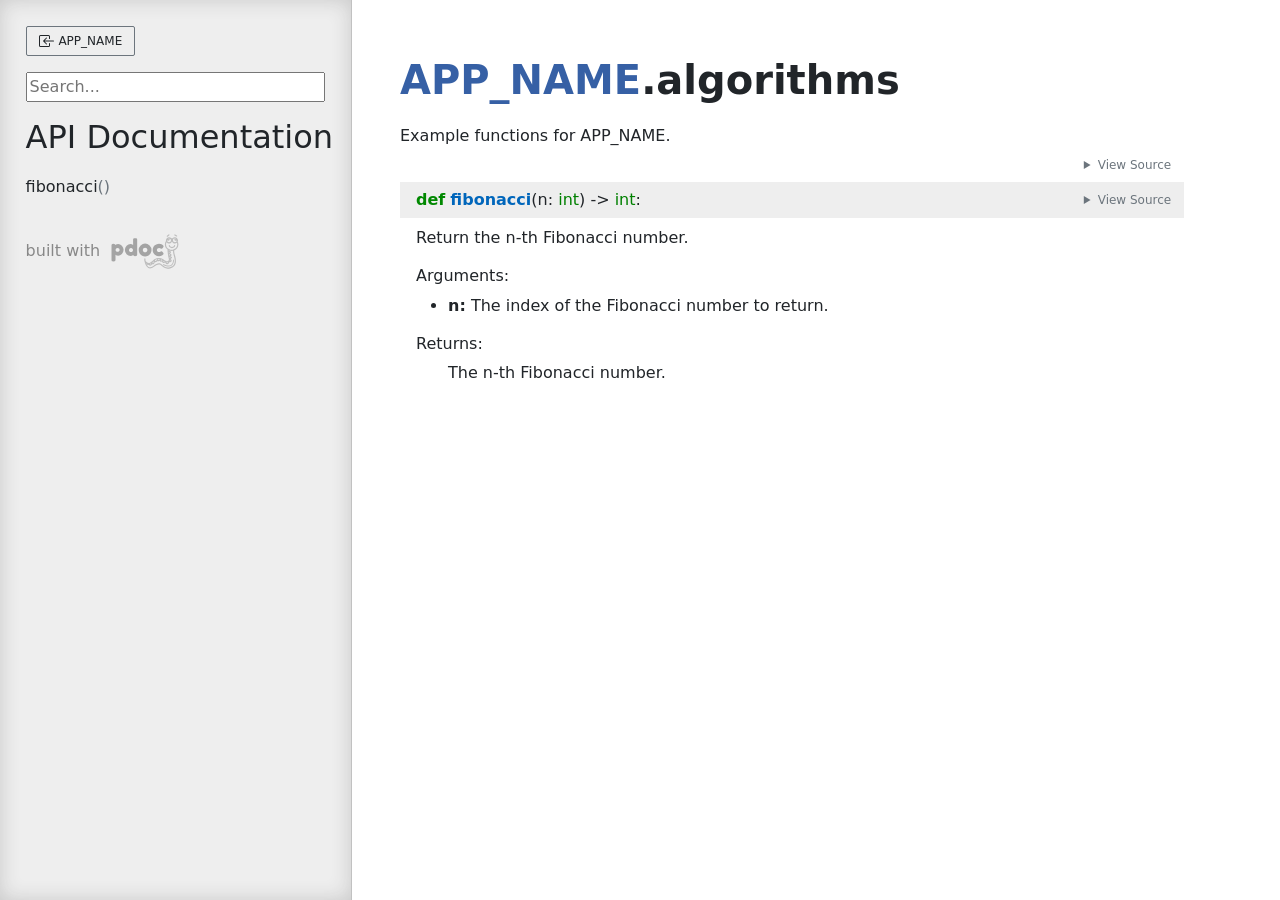
<file: APP_NAME/algorithms.html>
<!doctype html>
<html lang="en">
<head>
    <meta charset="utf-8">
    <meta name="viewport" content="width=device-width, initial-scale=1">
    <meta name="generator" content="pdoc 15.0.0"/>
    <title>APP_NAME.algorithms API documentation</title>

    <style>/*! * Bootstrap Reboot v5.0.0 (https://getbootstrap.com/) * Copyright 2011-2021 The Bootstrap Authors * Copyright 2011-2021 Twitter, Inc. * Licensed under MIT (https://github.com/twbs/bootstrap/blob/main/LICENSE) * Forked from Normalize.css, licensed MIT (https://github.com/necolas/normalize.css/blob/master/LICENSE.md) */*,::after,::before{box-sizing:border-box}@media (prefers-reduced-motion:no-preference){:root{scroll-behavior:smooth}}body{margin:0;font-family:system-ui,-apple-system,"Segoe UI",Roboto,"Helvetica Neue",Arial,"Noto Sans","Liberation Sans",sans-serif,"Apple Color Emoji","Segoe UI Emoji","Segoe UI Symbol","Noto Color Emoji";font-size:1rem;font-weight:400;line-height:1.5;color:#212529;background-color:#fff;-webkit-text-size-adjust:100%;-webkit-tap-highlight-color:transparent}hr{margin:1rem 0;color:inherit;background-color:currentColor;border:0;opacity:.25}hr:not([size]){height:1px}h1,h2,h3,h4,h5,h6{margin-top:0;margin-bottom:.5rem;font-weight:500;line-height:1.2}h1{font-size:calc(1.375rem + 1.5vw)}@media (min-width:1200px){h1{font-size:2.5rem}}h2{font-size:calc(1.325rem + .9vw)}@media (min-width:1200px){h2{font-size:2rem}}h3{font-size:calc(1.3rem + .6vw)}@media (min-width:1200px){h3{font-size:1.75rem}}h4{font-size:calc(1.275rem + .3vw)}@media (min-width:1200px){h4{font-size:1.5rem}}h5{font-size:1.25rem}h6{font-size:1rem}p{margin-top:0;margin-bottom:1rem}abbr[data-bs-original-title],abbr[title]{-webkit-text-decoration:underline dotted;text-decoration:underline dotted;cursor:help;-webkit-text-decoration-skip-ink:none;text-decoration-skip-ink:none}address{margin-bottom:1rem;font-style:normal;line-height:inherit}ol,ul{padding-left:2rem}dl,ol,ul{margin-top:0;margin-bottom:1rem}ol ol,ol ul,ul ol,ul ul{margin-bottom:0}dt{font-weight:700}dd{margin-bottom:.5rem;margin-left:0}blockquote{margin:0 0 1rem}b,strong{font-weight:bolder}small{font-size:.875em}mark{padding:.2em;background-color:#fcf8e3}sub,sup{position:relative;font-size:.75em;line-height:0;vertical-align:baseline}sub{bottom:-.25em}sup{top:-.5em}a{color:#0d6efd;text-decoration:underline}a:hover{color:#0a58ca}a:not([href]):not([class]),a:not([href]):not([class]):hover{color:inherit;text-decoration:none}code,kbd,pre,samp{font-family:SFMono-Regular,Menlo,Monaco,Consolas,"Liberation Mono","Courier New",monospace;font-size:1em;direction:ltr;unicode-bidi:bidi-override}pre{display:block;margin-top:0;margin-bottom:1rem;overflow:auto;font-size:.875em}pre code{font-size:inherit;color:inherit;word-break:normal}code{font-size:.875em;color:#d63384;word-wrap:break-word}a>code{color:inherit}kbd{padding:.2rem .4rem;font-size:.875em;color:#fff;background-color:#212529;border-radius:.2rem}kbd kbd{padding:0;font-size:1em;font-weight:700}figure{margin:0 0 1rem}img,svg{vertical-align:middle}table{caption-side:bottom;border-collapse:collapse}caption{padding-top:.5rem;padding-bottom:.5rem;color:#6c757d;text-align:left}th{text-align:inherit;text-align:-webkit-match-parent}tbody,td,tfoot,th,thead,tr{border-color:inherit;border-style:solid;border-width:0}label{display:inline-block}button{border-radius:0}button:focus:not(:focus-visible){outline:0}button,input,optgroup,select,textarea{margin:0;font-family:inherit;font-size:inherit;line-height:inherit}button,select{text-transform:none}[role=button]{cursor:pointer}select{word-wrap:normal}select:disabled{opacity:1}[list]::-webkit-calendar-picker-indicator{display:none}[type=button],[type=reset],[type=submit],button{-webkit-appearance:button}[type=button]:not(:disabled),[type=reset]:not(:disabled),[type=submit]:not(:disabled),button:not(:disabled){cursor:pointer}::-moz-focus-inner{padding:0;border-style:none}textarea{resize:vertical}fieldset{min-width:0;padding:0;margin:0;border:0}legend{float:left;width:100%;padding:0;margin-bottom:.5rem;font-size:calc(1.275rem + .3vw);line-height:inherit}@media (min-width:1200px){legend{font-size:1.5rem}}legend+*{clear:left}::-webkit-datetime-edit-day-field,::-webkit-datetime-edit-fields-wrapper,::-webkit-datetime-edit-hour-field,::-webkit-datetime-edit-minute,::-webkit-datetime-edit-month-field,::-webkit-datetime-edit-text,::-webkit-datetime-edit-year-field{padding:0}::-webkit-inner-spin-button{height:auto}[type=search]{outline-offset:-2px;-webkit-appearance:textfield}::-webkit-search-decoration{-webkit-appearance:none}::-webkit-color-swatch-wrapper{padding:0}::file-selector-button{font:inherit}::-webkit-file-upload-button{font:inherit;-webkit-appearance:button}output{display:inline-block}iframe{border:0}summary{display:list-item;cursor:pointer}progress{vertical-align:baseline}[hidden]{display:none!important}</style>
    <style>/*! syntax-highlighting.css */pre{line-height:125%;}span.linenos{color:inherit; background-color:transparent; padding-left:5px; padding-right:20px;}.pdoc-code .hll{background-color:#ffffcc}.pdoc-code{background:#f8f8f8;}.pdoc-code .c{color:#3D7B7B; font-style:italic}.pdoc-code .err{border:1px solid #FF0000}.pdoc-code .k{color:#008000; font-weight:bold}.pdoc-code .o{color:#666666}.pdoc-code .ch{color:#3D7B7B; font-style:italic}.pdoc-code .cm{color:#3D7B7B; font-style:italic}.pdoc-code .cp{color:#9C6500}.pdoc-code .cpf{color:#3D7B7B; font-style:italic}.pdoc-code .c1{color:#3D7B7B; font-style:italic}.pdoc-code .cs{color:#3D7B7B; font-style:italic}.pdoc-code .gd{color:#A00000}.pdoc-code .ge{font-style:italic}.pdoc-code .gr{color:#E40000}.pdoc-code .gh{color:#000080; font-weight:bold}.pdoc-code .gi{color:#008400}.pdoc-code .go{color:#717171}.pdoc-code .gp{color:#000080; font-weight:bold}.pdoc-code .gs{font-weight:bold}.pdoc-code .gu{color:#800080; font-weight:bold}.pdoc-code .gt{color:#0044DD}.pdoc-code .kc{color:#008000; font-weight:bold}.pdoc-code .kd{color:#008000; font-weight:bold}.pdoc-code .kn{color:#008000; font-weight:bold}.pdoc-code .kp{color:#008000}.pdoc-code .kr{color:#008000; font-weight:bold}.pdoc-code .kt{color:#B00040}.pdoc-code .m{color:#666666}.pdoc-code .s{color:#BA2121}.pdoc-code .na{color:#687822}.pdoc-code .nb{color:#008000}.pdoc-code .nc{color:#0000FF; font-weight:bold}.pdoc-code .no{color:#880000}.pdoc-code .nd{color:#AA22FF}.pdoc-code .ni{color:#717171; font-weight:bold}.pdoc-code .ne{color:#CB3F38; font-weight:bold}.pdoc-code .nf{color:#0000FF}.pdoc-code .nl{color:#767600}.pdoc-code .nn{color:#0000FF; font-weight:bold}.pdoc-code .nt{color:#008000; font-weight:bold}.pdoc-code .nv{color:#19177C}.pdoc-code .ow{color:#AA22FF; font-weight:bold}.pdoc-code .w{color:#bbbbbb}.pdoc-code .mb{color:#666666}.pdoc-code .mf{color:#666666}.pdoc-code .mh{color:#666666}.pdoc-code .mi{color:#666666}.pdoc-code .mo{color:#666666}.pdoc-code .sa{color:#BA2121}.pdoc-code .sb{color:#BA2121}.pdoc-code .sc{color:#BA2121}.pdoc-code .dl{color:#BA2121}.pdoc-code .sd{color:#BA2121; font-style:italic}.pdoc-code .s2{color:#BA2121}.pdoc-code .se{color:#AA5D1F; font-weight:bold}.pdoc-code .sh{color:#BA2121}.pdoc-code .si{color:#A45A77; font-weight:bold}.pdoc-code .sx{color:#008000}.pdoc-code .sr{color:#A45A77}.pdoc-code .s1{color:#BA2121}.pdoc-code .ss{color:#19177C}.pdoc-code .bp{color:#008000}.pdoc-code .fm{color:#0000FF}.pdoc-code .vc{color:#19177C}.pdoc-code .vg{color:#19177C}.pdoc-code .vi{color:#19177C}.pdoc-code .vm{color:#19177C}.pdoc-code .il{color:#666666}@media (prefers-color-scheme:dark){pre{line-height:125%;}span.linenos{color:inherit; background-color:transparent; padding-left:5px; padding-right:20px;}.pdoc-code .hll{background-color:#49483e}.pdoc-code{background:#272822; color:#f8f8f2}.pdoc-code .c{color:#75715e}.pdoc-code .err{color:#960050; background-color:#1e0010}.pdoc-code .esc{color:#f8f8f2}.pdoc-code .g{color:#f8f8f2}.pdoc-code .k{color:#66d9ef}.pdoc-code .l{color:#ae81ff}.pdoc-code .n{color:#f8f8f2}.pdoc-code .o{color:#f92672}.pdoc-code .x{color:#f8f8f2}.pdoc-code .p{color:#f8f8f2}.pdoc-code .ch{color:#75715e}.pdoc-code .cm{color:#75715e}.pdoc-code .cp{color:#75715e}.pdoc-code .cpf{color:#75715e}.pdoc-code .c1{color:#75715e}.pdoc-code .cs{color:#75715e}.pdoc-code .gd{color:#f92672}.pdoc-code .ge{color:#f8f8f2; font-style:italic}.pdoc-code .gr{color:#f8f8f2}.pdoc-code .gh{color:#f8f8f2}.pdoc-code .gi{color:#a6e22e}.pdoc-code .go{color:#66d9ef}.pdoc-code .gp{color:#f92672; font-weight:bold}.pdoc-code .gs{color:#f8f8f2; font-weight:bold}.pdoc-code .gu{color:#75715e}.pdoc-code .gt{color:#f8f8f2}.pdoc-code .kc{color:#66d9ef}.pdoc-code .kd{color:#66d9ef}.pdoc-code .kn{color:#f92672}.pdoc-code .kp{color:#66d9ef}.pdoc-code .kr{color:#66d9ef}.pdoc-code .kt{color:#66d9ef}.pdoc-code .ld{color:#e6db74}.pdoc-code .m{color:#ae81ff}.pdoc-code .s{color:#e6db74}.pdoc-code .na{color:#a6e22e}.pdoc-code .nb{color:#f8f8f2}.pdoc-code .nc{color:#a6e22e}.pdoc-code .no{color:#66d9ef}.pdoc-code .nd{color:#a6e22e}.pdoc-code .ni{color:#f8f8f2}.pdoc-code .ne{color:#a6e22e}.pdoc-code .nf{color:#a6e22e}.pdoc-code .nl{color:#f8f8f2}.pdoc-code .nn{color:#f8f8f2}.pdoc-code .nx{color:#a6e22e}.pdoc-code .py{color:#f8f8f2}.pdoc-code .nt{color:#f92672}.pdoc-code .nv{color:#f8f8f2}.pdoc-code .ow{color:#f92672}.pdoc-code .w{color:#f8f8f2}.pdoc-code .mb{color:#ae81ff}.pdoc-code .mf{color:#ae81ff}.pdoc-code .mh{color:#ae81ff}.pdoc-code .mi{color:#ae81ff}.pdoc-code .mo{color:#ae81ff}.pdoc-code .sa{color:#e6db74}.pdoc-code .sb{color:#e6db74}.pdoc-code .sc{color:#e6db74}.pdoc-code .dl{color:#e6db74}.pdoc-code .sd{color:#e6db74}.pdoc-code .s2{color:#e6db74}.pdoc-code .se{color:#ae81ff}.pdoc-code .sh{color:#e6db74}.pdoc-code .si{color:#e6db74}.pdoc-code .sx{color:#e6db74}.pdoc-code .sr{color:#e6db74}.pdoc-code .s1{color:#e6db74}.pdoc-code .ss{color:#e6db74}.pdoc-code .bp{color:#f8f8f2}.pdoc-code .fm{color:#a6e22e}.pdoc-code .vc{color:#f8f8f2}.pdoc-code .vg{color:#f8f8f2}.pdoc-code .vi{color:#f8f8f2}.pdoc-code .vm{color:#f8f8f2}}</style>
    <style>/*! theme.css */:root{--pdoc-background:#fff;}.pdoc{--text:#212529;--muted:#6c757d;--link:#3660a5;--link-hover:#1659c5;--code:#f8f8f8;--active:#fff598;--accent:#eee;--accent2:#c1c1c1;--nav-hover:rgba(255, 255, 255, 0.5);--name:#0066BB;--def:#008800;--annotation:#007020;}@media (prefers-color-scheme:dark){:root{--pdoc-background:#212529;}.pdoc{--text:#f7f7f7;--muted:#9d9d9d;--link:#58a6ff;--link-hover:#3989ff;--code:#333;--active:#555;--accent:#343434;--accent2:#555;--nav-hover:rgba(0, 0, 0, 0.1);--name:#77C1FF;--def:#0cdd0c;--annotation:#00c037;}}</style>
    <style>/*! layout.css */html, body{width:100%;height:100%;}html, main{scroll-behavior:smooth;}body{background-color:var(--pdoc-background);}@media (max-width:769px){#navtoggle{cursor:pointer;position:absolute;width:50px;height:40px;top:1rem;right:1rem;border-color:var(--text);color:var(--text);display:flex;opacity:0.8;z-index:999;}#navtoggle:hover{opacity:1;}#togglestate + div{display:none;}#togglestate:checked + div{display:inherit;}main, header{padding:2rem 3vw;}header + main{margin-top:-3rem;}.git-button{display:none !important;}nav input[type="search"]{max-width:77%;}nav input[type="search"]:first-child{margin-top:-6px;}nav input[type="search"]:valid ~ *{display:none !important;}}@media (min-width:770px){:root{--sidebar-width:clamp(12.5rem, 28vw, 22rem);}nav{position:fixed;overflow:auto;height:100vh;width:var(--sidebar-width);}main, header{padding:3rem 2rem 3rem calc(var(--sidebar-width) + 3rem);width:calc(54rem + var(--sidebar-width));max-width:100%;}header + main{margin-top:-4rem;}#navtoggle{display:none;}}#togglestate{position:absolute;height:0;opacity:0;}nav.pdoc{--pad:clamp(0.5rem, 2vw, 1.75rem);--indent:1.5rem;background-color:var(--accent);border-right:1px solid var(--accent2);box-shadow:0 0 20px rgba(50, 50, 50, .2) inset;padding:0 0 0 var(--pad);overflow-wrap:anywhere;scrollbar-width:thin; scrollbar-color:var(--accent2) transparent; z-index:1}nav.pdoc::-webkit-scrollbar{width:.4rem; }nav.pdoc::-webkit-scrollbar-thumb{background-color:var(--accent2); }nav.pdoc > div{padding:var(--pad) 0;}nav.pdoc .module-list-button{display:inline-flex;align-items:center;color:var(--text);border-color:var(--muted);margin-bottom:1rem;}nav.pdoc .module-list-button:hover{border-color:var(--text);}nav.pdoc input[type=search]{display:block;outline-offset:0;width:calc(100% - var(--pad));}nav.pdoc .logo{max-width:calc(100% - var(--pad));max-height:35vh;display:block;margin:0 auto 1rem;transform:translate(calc(-.5 * var(--pad)), 0);}nav.pdoc ul{list-style:none;padding-left:0;}nav.pdoc > div > ul{margin-left:calc(0px - var(--pad));}nav.pdoc li a{padding:.2rem 0 .2rem calc(var(--pad) + var(--indent));}nav.pdoc > div > ul > li > a{padding-left:var(--pad);}nav.pdoc li{transition:all 100ms;}nav.pdoc li:hover{background-color:var(--nav-hover);}nav.pdoc a, nav.pdoc a:hover{color:var(--text);}nav.pdoc a{display:block;}nav.pdoc > h2:first-of-type{margin-top:1.5rem;}nav.pdoc .class:before{content:"class ";color:var(--muted);}nav.pdoc .function:after{content:"()";color:var(--muted);}nav.pdoc footer:before{content:"";display:block;width:calc(100% - var(--pad));border-top:solid var(--accent2) 1px;margin-top:1.5rem;padding-top:.5rem;}nav.pdoc footer{font-size:small;}</style>
    <style>/*! content.css */.pdoc{color:var(--text);box-sizing:border-box;line-height:1.5;background:none;}.pdoc .pdoc-button{cursor:pointer;display:inline-block;border:solid black 1px;border-radius:2px;font-size:.75rem;padding:calc(0.5em - 1px) 1em;transition:100ms all;}.pdoc .alert{padding:1rem 1rem 1rem calc(1.5rem + 24px);border:1px solid transparent;border-radius:.25rem;background-repeat:no-repeat;background-position:.75rem center;margin-bottom:1rem;}.pdoc .alert > em{display:none;}.pdoc .alert > *:last-child{margin-bottom:0;}.pdoc .alert.note {color:#084298;background-color:#cfe2ff;border-color:#b6d4fe;background-image:url("data:image/svg+xml,%3Csvg%20xmlns%3D%22http%3A//www.w3.org/2000/svg%22%20width%3D%2224%22%20height%3D%2224%22%20fill%3D%22%23084298%22%20viewBox%3D%220%200%2016%2016%22%3E%3Cpath%20d%3D%22M8%2016A8%208%200%201%200%208%200a8%208%200%200%200%200%2016zm.93-9.412-1%204.705c-.07.34.029.533.304.533.194%200%20.487-.07.686-.246l-.088.416c-.287.346-.92.598-1.465.598-.703%200-1.002-.422-.808-1.319l.738-3.468c.064-.293.006-.399-.287-.47l-.451-.081.082-.381%202.29-.287zM8%205.5a1%201%200%201%201%200-2%201%201%200%200%201%200%202z%22/%3E%3C/svg%3E");}.pdoc .alert.warning{color:#664d03;background-color:#fff3cd;border-color:#ffecb5;background-image:url("data:image/svg+xml,%3Csvg%20xmlns%3D%22http%3A//www.w3.org/2000/svg%22%20width%3D%2224%22%20height%3D%2224%22%20fill%3D%22%23664d03%22%20viewBox%3D%220%200%2016%2016%22%3E%3Cpath%20d%3D%22M8.982%201.566a1.13%201.13%200%200%200-1.96%200L.165%2013.233c-.457.778.091%201.767.98%201.767h13.713c.889%200%201.438-.99.98-1.767L8.982%201.566zM8%205c.535%200%20.954.462.9.995l-.35%203.507a.552.552%200%200%201-1.1%200L7.1%205.995A.905.905%200%200%201%208%205zm.002%206a1%201%200%201%201%200%202%201%201%200%200%201%200-2z%22/%3E%3C/svg%3E");}.pdoc .alert.danger{color:#842029;background-color:#f8d7da;border-color:#f5c2c7;background-image:url("data:image/svg+xml,%3Csvg%20xmlns%3D%22http%3A//www.w3.org/2000/svg%22%20width%3D%2224%22%20height%3D%2224%22%20fill%3D%22%23842029%22%20viewBox%3D%220%200%2016%2016%22%3E%3Cpath%20d%3D%22M5.52.359A.5.5%200%200%201%206%200h4a.5.5%200%200%201%20.474.658L8.694%206H12.5a.5.5%200%200%201%20.395.807l-7%209a.5.5%200%200%201-.873-.454L6.823%209.5H3.5a.5.5%200%200%201-.48-.641l2.5-8.5z%22/%3E%3C/svg%3E");}.pdoc .visually-hidden{position:absolute !important;width:1px !important;height:1px !important;padding:0 !important;margin:-1px !important;overflow:hidden !important;clip:rect(0, 0, 0, 0) !important;white-space:nowrap !important;border:0 !important;}.pdoc h1, .pdoc h2, .pdoc h3{font-weight:300;margin:.3em 0;padding:.2em 0;}.pdoc > section:not(.module-info) h1{font-size:1.5rem;font-weight:500;}.pdoc > section:not(.module-info) h2{font-size:1.4rem;font-weight:500;}.pdoc > section:not(.module-info) h3{font-size:1.3rem;font-weight:500;}.pdoc > section:not(.module-info) h4{font-size:1.2rem;}.pdoc > section:not(.module-info) h5{font-size:1.1rem;}.pdoc a{text-decoration:none;color:var(--link);}.pdoc a:hover{color:var(--link-hover);}.pdoc blockquote{margin-left:2rem;}.pdoc pre{border-top:1px solid var(--accent2);border-bottom:1px solid var(--accent2);margin-top:0;margin-bottom:1em;padding:.5rem 0 .5rem .5rem;overflow-x:auto;background-color:var(--code);}.pdoc code{color:var(--text);padding:.2em .4em;margin:0;font-size:85%;background-color:var(--accent);border-radius:6px;}.pdoc a > code{color:inherit;}.pdoc pre > code{display:inline-block;font-size:inherit;background:none;border:none;padding:0;}.pdoc > section:not(.module-info){margin-bottom:1.5rem;}.pdoc .modulename{margin-top:0;font-weight:bold;}.pdoc .modulename a{color:var(--link);transition:100ms all;}.pdoc .git-button{float:right;border:solid var(--link) 1px;}.pdoc .git-button:hover{background-color:var(--link);color:var(--pdoc-background);}.view-source-toggle-state,.view-source-toggle-state ~ .pdoc-code{display:none;}.view-source-toggle-state:checked ~ .pdoc-code{display:block;}.view-source-button{display:inline-block;float:right;font-size:.75rem;line-height:1.5rem;color:var(--muted);padding:0 .4rem 0 1.3rem;cursor:pointer;text-indent:-2px;}.view-source-button > span{visibility:hidden;}.module-info .view-source-button{float:none;display:flex;justify-content:flex-end;margin:-1.2rem .4rem -.2rem 0;}.view-source-button::before{position:absolute;content:"View Source";display:list-item;list-style-type:disclosure-closed;}.view-source-toggle-state:checked ~ .attr .view-source-button::before,.view-source-toggle-state:checked ~ .view-source-button::before{list-style-type:disclosure-open;}.pdoc .docstring{margin-bottom:1.5rem;}.pdoc section:not(.module-info) .docstring{margin-left:clamp(0rem, 5vw - 2rem, 1rem);}.pdoc .docstring .pdoc-code{margin-left:1em;margin-right:1em;}.pdoc h1:target,.pdoc h2:target,.pdoc h3:target,.pdoc h4:target,.pdoc h5:target,.pdoc h6:target,.pdoc .pdoc-code > pre > span:target{background-color:var(--active);box-shadow:-1rem 0 0 0 var(--active);}.pdoc .pdoc-code > pre > span:target{display:block;}.pdoc div:target > .attr,.pdoc section:target > .attr,.pdoc dd:target > a{background-color:var(--active);}.pdoc *{scroll-margin:2rem;}.pdoc .pdoc-code .linenos{user-select:none;}.pdoc .attr:hover{filter:contrast(0.95);}.pdoc section, .pdoc .classattr{position:relative;}.pdoc .headerlink{--width:clamp(1rem, 3vw, 2rem);position:absolute;top:0;left:calc(0rem - var(--width));transition:all 100ms ease-in-out;opacity:0;}.pdoc .headerlink::before{content:"#";display:block;text-align:center;width:var(--width);height:2.3rem;line-height:2.3rem;font-size:1.5rem;}.pdoc .attr:hover ~ .headerlink,.pdoc *:target > .headerlink,.pdoc .headerlink:hover{opacity:1;}.pdoc .attr{display:block;margin:.5rem 0 .5rem;padding:.4rem .4rem .4rem 1rem;background-color:var(--accent);overflow-x:auto;}.pdoc .classattr{margin-left:2rem;}.pdoc .decorator-deprecated{color:#842029;}.pdoc .decorator-deprecated ~ span{filter:grayscale(1) opacity(0.8);}.pdoc .name{color:var(--name);font-weight:bold;}.pdoc .def{color:var(--def);font-weight:bold;}.pdoc .signature{background-color:transparent;}.pdoc .param, .pdoc .return-annotation{white-space:pre;}.pdoc .signature.multiline .param{display:block;}.pdoc .signature.condensed .param{display:inline-block;}.pdoc .annotation{color:var(--annotation);}.pdoc .view-value-toggle-state,.pdoc .view-value-toggle-state ~ .default_value{display:none;}.pdoc .view-value-toggle-state:checked ~ .default_value{display:inherit;}.pdoc .view-value-button{font-size:.5rem;vertical-align:middle;border-style:dashed;margin-top:-0.1rem;}.pdoc .view-value-button:hover{background:white;}.pdoc .view-value-button::before{content:"show";text-align:center;width:2.2em;display:inline-block;}.pdoc .view-value-toggle-state:checked ~ .view-value-button::before{content:"hide";}.pdoc .inherited{margin-left:2rem;}.pdoc .inherited dt{font-weight:700;}.pdoc .inherited dt, .pdoc .inherited dd{display:inline;margin-left:0;margin-bottom:.5rem;}.pdoc .inherited dd:not(:last-child):after{content:", ";}.pdoc .inherited .class:before{content:"class ";}.pdoc .inherited .function a:after{content:"()";}.pdoc .search-result .docstring{overflow:auto;max-height:25vh;}.pdoc .search-result.focused > .attr{background-color:var(--active);}.pdoc .attribution{margin-top:2rem;display:block;opacity:0.5;transition:all 200ms;filter:grayscale(100%);}.pdoc .attribution:hover{opacity:1;filter:grayscale(0%);}.pdoc .attribution img{margin-left:5px;height:35px;vertical-align:middle;width:70px;transition:all 200ms;}.pdoc table{display:block;width:max-content;max-width:100%;overflow:auto;margin-bottom:1rem;}.pdoc table th{font-weight:600;}.pdoc table th, .pdoc table td{padding:6px 13px;border:1px solid var(--accent2);}</style>
    <style>/*! custom.css */</style></head>
<body>
    <nav class="pdoc">
        <label id="navtoggle" for="togglestate" class="pdoc-button"><svg xmlns='http://www.w3.org/2000/svg' viewBox='0 0 30 30'><path stroke-linecap='round' stroke="currentColor" stroke-miterlimit='10' stroke-width='2' d='M4 7h22M4 15h22M4 23h22'/></svg></label>
        <input id="togglestate" type="checkbox" aria-hidden="true" tabindex="-1">
        <div>            <a class="pdoc-button module-list-button" href="../APP_NAME.html">
<svg xmlns="http://www.w3.org/2000/svg" width="16" height="16" fill="currentColor" class="bi bi-box-arrow-in-left" viewBox="0 0 16 16">
  <path fill-rule="evenodd" d="M10 3.5a.5.5 0 0 0-.5-.5h-8a.5.5 0 0 0-.5.5v9a.5.5 0 0 0 .5.5h8a.5.5 0 0 0 .5-.5v-2a.5.5 0 0 1 1 0v2A1.5 1.5 0 0 1 9.5 14h-8A1.5 1.5 0 0 1 0 12.5v-9A1.5 1.5 0 0 1 1.5 2h8A1.5 1.5 0 0 1 11 3.5v2a.5.5 0 0 1-1 0v-2z"/>
  <path fill-rule="evenodd" d="M4.146 8.354a.5.5 0 0 1 0-.708l3-3a.5.5 0 1 1 .708.708L5.707 7.5H14.5a.5.5 0 0 1 0 1H5.707l2.147 2.146a.5.5 0 0 1-.708.708l-3-3z"/>
</svg>                &nbsp;APP_NAME</a>


            <input type="search" placeholder="Search..." role="searchbox" aria-label="search"
                   pattern=".+" required>



            <h2>API Documentation</h2>
                <ul class="memberlist">
            <li>
                    <a class="function" href="#fibonacci">fibonacci</a>
            </li>
    </ul>



        <a class="attribution" title="pdoc: Python API documentation generator" href="https://pdoc.dev" target="_blank">
            built with <span class="visually-hidden">pdoc</span><img
                alt="pdoc logo"
                src="data:image/svg+xml,%3Csvg%20xmlns%3D%22http%3A//www.w3.org/2000/svg%22%20role%3D%22img%22%20aria-label%3D%22pdoc%20logo%22%20width%3D%22300%22%20height%3D%22150%22%20viewBox%3D%22-1%200%2060%2030%22%3E%3Ctitle%3Epdoc%3C/title%3E%3Cpath%20d%3D%22M29.621%2021.293c-.011-.273-.214-.475-.511-.481a.5.5%200%200%200-.489.503l-.044%201.393c-.097.551-.695%201.215-1.566%201.704-.577.428-1.306.486-2.193.182-1.426-.617-2.467-1.654-3.304-2.487l-.173-.172a3.43%203.43%200%200%200-.365-.306.49.49%200%200%200-.286-.196c-1.718-1.06-4.931-1.47-7.353.191l-.219.15c-1.707%201.187-3.413%202.131-4.328%201.03-.02-.027-.49-.685-.141-1.763.233-.721.546-2.408.772-4.076.042-.09.067-.187.046-.288.166-1.347.277-2.625.241-3.351%201.378-1.008%202.271-2.586%202.271-4.362%200-.976-.272-1.935-.788-2.774-.057-.094-.122-.18-.184-.268.033-.167.052-.339.052-.516%200-1.477-1.202-2.679-2.679-2.679-.791%200-1.496.352-1.987.9a6.3%206.3%200%200%200-1.001.029c-.492-.564-1.207-.929-2.012-.929-1.477%200-2.679%201.202-2.679%202.679A2.65%202.65%200%200%200%20.97%206.554c-.383.747-.595%201.572-.595%202.41%200%202.311%201.507%204.29%203.635%205.107-.037.699-.147%202.27-.423%203.294l-.137.461c-.622%202.042-2.515%208.257%201.727%2010.643%201.614.908%203.06%201.248%204.317%201.248%202.665%200%204.492-1.524%205.322-2.401%201.476-1.559%202.886-1.854%206.491.82%201.877%201.393%203.514%201.753%204.861%201.068%202.223-1.713%202.811-3.867%203.399-6.374.077-.846.056-1.469.054-1.537zm-4.835%204.313c-.054.305-.156.586-.242.629-.034-.007-.131-.022-.307-.157-.145-.111-.314-.478-.456-.908.221.121.432.25.675.355.115.039.219.051.33.081zm-2.251-1.238c-.05.33-.158.648-.252.694-.022.001-.125-.018-.307-.157-.217-.166-.488-.906-.639-1.573.358.344.754.693%201.198%201.036zm-3.887-2.337c-.006-.116-.018-.231-.041-.342.635.145%201.189.368%201.599.625.097.231.166.481.174.642-.03.049-.055.101-.067.158-.046.013-.128.026-.298.004-.278-.037-.901-.57-1.367-1.087zm-1.127-.497c.116.306.176.625.12.71-.019.014-.117.045-.345.016-.206-.027-.604-.332-.986-.695.41-.051.816-.056%201.211-.031zm-4.535%201.535c.209.22.379.47.358.598-.006.041-.088.138-.351.234-.144.055-.539-.063-.979-.259a11.66%2011.66%200%200%200%20.972-.573zm.983-.664c.359-.237.738-.418%201.126-.554.25.237.479.548.457.694-.006.042-.087.138-.351.235-.174.064-.694-.105-1.232-.375zm-3.381%201.794c-.022.145-.061.29-.149.401-.133.166-.358.248-.69.251h-.002c-.133%200-.306-.26-.45-.621.417.091.854.07%201.291-.031zm-2.066-8.077a4.78%204.78%200%200%201-.775-.584c.172-.115.505-.254.88-.378l-.105.962zm-.331%202.302a10.32%2010.32%200%200%201-.828-.502c.202-.143.576-.328.984-.49l-.156.992zm-.45%202.157l-.701-.403c.214-.115.536-.249.891-.376a11.57%2011.57%200%200%201-.19.779zm-.181%201.716c.064.398.194.702.298.893-.194-.051-.435-.162-.736-.398.061-.119.224-.3.438-.495zM8.87%204.141c0%20.152-.123.276-.276.276s-.275-.124-.275-.276.123-.276.276-.276.275.124.275.276zm-.735-.389a1.15%201.15%200%200%200-.314.783%201.16%201.16%200%200%200%201.162%201.162c.457%200%20.842-.27%201.032-.653.026.117.042.238.042.362a1.68%201.68%200%200%201-1.679%201.679%201.68%201.68%200%200%201-1.679-1.679c0-.843.626-1.535%201.436-1.654zM5.059%205.406A1.68%201.68%200%200%201%203.38%207.085a1.68%201.68%200%200%201-1.679-1.679c0-.037.009-.072.011-.109.21.3.541.508.935.508a1.16%201.16%200%200%200%201.162-1.162%201.14%201.14%200%200%200-.474-.912c.015%200%20.03-.005.045-.005.926.001%201.679.754%201.679%201.68zM3.198%204.141c0%20.152-.123.276-.276.276s-.275-.124-.275-.276.123-.276.276-.276.275.124.275.276zM1.375%208.964c0-.52.103-1.035.288-1.52.466.394%201.06.64%201.717.64%201.144%200%202.116-.725%202.499-1.738.383%201.012%201.355%201.738%202.499%201.738.867%200%201.631-.421%202.121-1.062.307.605.478%201.267.478%201.942%200%202.486-2.153%204.51-4.801%204.51s-4.801-2.023-4.801-4.51zm24.342%2019.349c-.985.498-2.267.168-3.813-.979-3.073-2.281-5.453-3.199-7.813-.705-1.315%201.391-4.163%203.365-8.423.97-3.174-1.786-2.239-6.266-1.261-9.479l.146-.492c.276-1.02.395-2.457.444-3.268a6.11%206.11%200%200%200%201.18.115%206.01%206.01%200%200%200%202.536-.562l-.006.175c-.802.215-1.848.612-2.021%201.25-.079.295.021.601.274.837.219.203.415.364.598.501-.667.304-1.243.698-1.311%201.179-.02.144-.022.507.393.787.213.144.395.26.564.365-1.285.521-1.361.96-1.381%201.126-.018.142-.011.496.427.746l.854.489c-.473.389-.971.914-.999%201.429-.018.278.095.532.316.713.675.556%201.231.721%201.653.721.059%200%20.104-.014.158-.02.207.707.641%201.64%201.513%201.64h.013c.8-.008%201.236-.345%201.462-.626.173-.216.268-.457.325-.692.424.195.93.374%201.372.374.151%200%20.294-.021.423-.068.732-.27.944-.704.993-1.021.009-.061.003-.119.002-.179.266.086.538.147.789.147.15%200%20.294-.021.423-.069.542-.2.797-.489.914-.754.237.147.478.258.704.288.106.014.205.021.296.021.356%200%20.595-.101.767-.229.438.435%201.094.992%201.656%201.067.106.014.205.021.296.021a1.56%201.56%200%200%200%20.323-.035c.17.575.453%201.289.866%201.605.358.273.665.362.914.362a.99.99%200%200%200%20.421-.093%201.03%201.03%200%200%200%20.245-.164c.168.428.39.846.68%201.068.358.273.665.362.913.362a.99.99%200%200%200%20.421-.093c.317-.148.512-.448.639-.762.251.157.495.257.726.257.127%200%20.25-.024.37-.071.427-.17.706-.617.841-1.314.022-.015.047-.022.068-.038.067-.051.133-.104.196-.159-.443%201.486-1.107%202.761-2.086%203.257zM8.66%209.925a.5.5%200%201%200-1%200c0%20.653-.818%201.205-1.787%201.205s-1.787-.552-1.787-1.205a.5.5%200%201%200-1%200c0%201.216%201.25%202.205%202.787%202.205s2.787-.989%202.787-2.205zm4.4%2015.965l-.208.097c-2.661%201.258-4.708%201.436-6.086.527-1.542-1.017-1.88-3.19-1.844-4.198a.4.4%200%200%200-.385-.414c-.242-.029-.406.164-.414.385-.046%201.249.367%203.686%202.202%204.896.708.467%201.547.7%202.51.7%201.248%200%202.706-.392%204.362-1.174l.185-.086a.4.4%200%200%200%20.205-.527c-.089-.204-.326-.291-.527-.206zM9.547%202.292c.093.077.205.114.317.114a.5.5%200%200%200%20.318-.886L8.817.397a.5.5%200%200%200-.703.068.5.5%200%200%200%20.069.703l1.364%201.124zm-7.661-.065c.086%200%20.173-.022.253-.068l1.523-.893a.5.5%200%200%200-.506-.863l-1.523.892a.5.5%200%200%200-.179.685c.094.158.261.247.432.247z%22%20transform%3D%22matrix%28-1%200%200%201%2058%200%29%22%20fill%3D%22%233bb300%22/%3E%3Cpath%20d%3D%22M.3%2021.86V10.18q0-.46.02-.68.04-.22.18-.5.28-.54%201.34-.54%201.06%200%201.42.28.38.26.44.78.76-1.04%202.38-1.04%201.64%200%203.1%201.54%201.46%201.54%201.46%203.58%200%202.04-1.46%203.58-1.44%201.54-3.08%201.54-1.64%200-2.38-.92v4.04q0%20.46-.04.68-.02.22-.18.5-.14.3-.5.42-.36.12-.98.12-.62%200-1-.12-.36-.12-.52-.4-.14-.28-.18-.5-.02-.22-.02-.68zm3.96-9.42q-.46.54-.46%201.18%200%20.64.46%201.18.48.52%201.2.52.74%200%201.24-.52.52-.52.52-1.18%200-.66-.48-1.18-.48-.54-1.26-.54-.76%200-1.22.54zm14.741-8.36q.16-.3.54-.42.38-.12%201-.12.64%200%201.02.12.38.12.52.42.16.3.18.54.04.22.04.68v11.94q0%20.46-.04.7-.02.22-.18.5-.3.54-1.7.54-1.38%200-1.54-.98-.84.96-2.34.96-1.8%200-3.28-1.56-1.48-1.58-1.48-3.66%200-2.1%201.48-3.68%201.5-1.58%203.28-1.58%201.48%200%202.3%201v-4.2q0-.46.02-.68.04-.24.18-.52zm-3.24%2010.86q.52.54%201.26.54.74%200%201.22-.54.5-.54.5-1.18%200-.66-.48-1.22-.46-.56-1.26-.56-.8%200-1.28.56-.48.54-.48%201.2%200%20.66.52%201.2zm7.833-1.2q0-2.4%201.68-3.96%201.68-1.56%203.84-1.56%202.16%200%203.82%201.56%201.66%201.54%201.66%203.94%200%201.66-.86%202.96-.86%201.28-2.1%201.9-1.22.6-2.54.6-1.32%200-2.56-.64-1.24-.66-2.1-1.92-.84-1.28-.84-2.88zm4.18%201.44q.64.48%201.3.48.66%200%201.32-.5.66-.5.66-1.48%200-.98-.62-1.46-.62-.48-1.34-.48-.72%200-1.34.5-.62.5-.62%201.48%200%20.96.64%201.46zm11.412-1.44q0%20.84.56%201.32.56.46%201.18.46.64%200%201.18-.36.56-.38.9-.38.6%200%201.46%201.06.46.58.46%201.04%200%20.76-1.1%201.42-1.14.8-2.8.8-1.86%200-3.58-1.34-.82-.64-1.34-1.7-.52-1.08-.52-2.36%200-1.3.52-2.34.52-1.06%201.34-1.7%201.66-1.32%203.54-1.32.76%200%201.48.22.72.2%201.06.4l.32.2q.36.24.56.38.52.4.52.92%200%20.5-.42%201.14-.72%201.1-1.38%201.1-.38%200-1.08-.44-.36-.34-1.04-.34-.66%200-1.24.48-.58.48-.58%201.34z%22%20fill%3D%22green%22/%3E%3C/svg%3E"/>
        </a>
</div>
    </nav>
    <main class="pdoc">
            <section class="module-info">
                    <h1 class="modulename">
<a href="./../APP_NAME.html">APP_NAME</a><wbr>.algorithms    </h1>

                        <div class="docstring"><p>Example functions for APP_NAME.</p>
</div>

                        <input id="mod-algorithms-view-source" class="view-source-toggle-state" type="checkbox" aria-hidden="true" tabindex="-1">

                        <label class="view-source-button" for="mod-algorithms-view-source"><span>View Source</span></label>

                        <div class="pdoc-code codehilite"><pre><span></span><span id="L-1"><a href="#L-1"><span class="linenos"> 1</span></a><span class="sd">&quot;&quot;&quot;Example functions for APP_NAME.&quot;&quot;&quot;</span>
</span><span id="L-2"><a href="#L-2"><span class="linenos"> 2</span></a>
</span><span id="L-3"><a href="#L-3"><span class="linenos"> 3</span></a>
</span><span id="L-4"><a href="#L-4"><span class="linenos"> 4</span></a><span class="k">def</span> <span class="nf">fibonacci</span><span class="p">(</span><span class="n">n</span><span class="p">:</span> <span class="nb">int</span><span class="p">)</span> <span class="o">-&gt;</span> <span class="nb">int</span><span class="p">:</span>
</span><span id="L-5"><a href="#L-5"><span class="linenos"> 5</span></a><span class="w">    </span><span class="sd">&quot;&quot;&quot;Return the n-th Fibonacci number.</span>
</span><span id="L-6"><a href="#L-6"><span class="linenos"> 6</span></a>
</span><span id="L-7"><a href="#L-7"><span class="linenos"> 7</span></a><span class="sd">    Args:</span>
</span><span id="L-8"><a href="#L-8"><span class="linenos"> 8</span></a><span class="sd">        n: The index of the Fibonacci number to return.</span>
</span><span id="L-9"><a href="#L-9"><span class="linenos"> 9</span></a>
</span><span id="L-10"><a href="#L-10"><span class="linenos">10</span></a><span class="sd">    Returns:</span>
</span><span id="L-11"><a href="#L-11"><span class="linenos">11</span></a><span class="sd">        The n-th Fibonacci number.</span>
</span><span id="L-12"><a href="#L-12"><span class="linenos">12</span></a><span class="sd">    &quot;&quot;&quot;</span>
</span><span id="L-13"><a href="#L-13"><span class="linenos">13</span></a>    <span class="k">if</span> <span class="n">n</span> <span class="o">&lt;</span> <span class="mi">0</span><span class="p">:</span>
</span><span id="L-14"><a href="#L-14"><span class="linenos">14</span></a>        <span class="k">raise</span> <span class="ne">ValueError</span><span class="p">(</span><span class="s2">&quot;n must be non-negative&quot;</span><span class="p">)</span>
</span><span id="L-15"><a href="#L-15"><span class="linenos">15</span></a>
</span><span id="L-16"><a href="#L-16"><span class="linenos">16</span></a>    <span class="k">if</span> <span class="nb">int</span><span class="p">(</span><span class="n">n</span><span class="p">)</span> <span class="o">!=</span> <span class="n">n</span><span class="p">:</span>
</span><span id="L-17"><a href="#L-17"><span class="linenos">17</span></a>        <span class="k">raise</span> <span class="ne">ValueError</span><span class="p">(</span><span class="s2">&quot;n must be an integer&quot;</span><span class="p">)</span>
</span><span id="L-18"><a href="#L-18"><span class="linenos">18</span></a>
</span><span id="L-19"><a href="#L-19"><span class="linenos">19</span></a>    <span class="k">if</span> <span class="n">n</span> <span class="o">==</span> <span class="mi">0</span><span class="p">:</span>
</span><span id="L-20"><a href="#L-20"><span class="linenos">20</span></a>        <span class="k">return</span> <span class="mi">0</span>
</span><span id="L-21"><a href="#L-21"><span class="linenos">21</span></a>    <span class="k">if</span> <span class="n">n</span> <span class="o">&lt;=</span> <span class="mi">2</span><span class="p">:</span>
</span><span id="L-22"><a href="#L-22"><span class="linenos">22</span></a>        <span class="k">return</span> <span class="mi">1</span>
</span><span id="L-23"><a href="#L-23"><span class="linenos">23</span></a>    <span class="k">return</span> <span class="n">fibonacci</span><span class="p">(</span><span class="n">n</span> <span class="o">-</span> <span class="mi">1</span><span class="p">)</span> <span class="o">+</span> <span class="n">fibonacci</span><span class="p">(</span><span class="n">n</span> <span class="o">-</span> <span class="mi">2</span><span class="p">)</span>
</span></pre></div>


            </section>
                <section id="fibonacci">
                            <input id="fibonacci-view-source" class="view-source-toggle-state" type="checkbox" aria-hidden="true" tabindex="-1">
<div class="attr function">
            
        <span class="def">def</span>
        <span class="name">fibonacci</span><span class="signature pdoc-code condensed">(<span class="param"><span class="n">n</span><span class="p">:</span> <span class="nb">int</span></span><span class="return-annotation">) -> <span class="nb">int</span>:</span></span>

                <label class="view-source-button" for="fibonacci-view-source"><span>View Source</span></label>

    </div>
    <a class="headerlink" href="#fibonacci"></a>
            <div class="pdoc-code codehilite"><pre><span></span><span id="fibonacci-5"><a href="#fibonacci-5"><span class="linenos"> 5</span></a><span class="k">def</span> <span class="nf">fibonacci</span><span class="p">(</span><span class="n">n</span><span class="p">:</span> <span class="nb">int</span><span class="p">)</span> <span class="o">-&gt;</span> <span class="nb">int</span><span class="p">:</span>
</span><span id="fibonacci-6"><a href="#fibonacci-6"><span class="linenos"> 6</span></a><span class="w">    </span><span class="sd">&quot;&quot;&quot;Return the n-th Fibonacci number.</span>
</span><span id="fibonacci-7"><a href="#fibonacci-7"><span class="linenos"> 7</span></a>
</span><span id="fibonacci-8"><a href="#fibonacci-8"><span class="linenos"> 8</span></a><span class="sd">    Args:</span>
</span><span id="fibonacci-9"><a href="#fibonacci-9"><span class="linenos"> 9</span></a><span class="sd">        n: The index of the Fibonacci number to return.</span>
</span><span id="fibonacci-10"><a href="#fibonacci-10"><span class="linenos">10</span></a>
</span><span id="fibonacci-11"><a href="#fibonacci-11"><span class="linenos">11</span></a><span class="sd">    Returns:</span>
</span><span id="fibonacci-12"><a href="#fibonacci-12"><span class="linenos">12</span></a><span class="sd">        The n-th Fibonacci number.</span>
</span><span id="fibonacci-13"><a href="#fibonacci-13"><span class="linenos">13</span></a><span class="sd">    &quot;&quot;&quot;</span>
</span><span id="fibonacci-14"><a href="#fibonacci-14"><span class="linenos">14</span></a>    <span class="k">if</span> <span class="n">n</span> <span class="o">&lt;</span> <span class="mi">0</span><span class="p">:</span>
</span><span id="fibonacci-15"><a href="#fibonacci-15"><span class="linenos">15</span></a>        <span class="k">raise</span> <span class="ne">ValueError</span><span class="p">(</span><span class="s2">&quot;n must be non-negative&quot;</span><span class="p">)</span>
</span><span id="fibonacci-16"><a href="#fibonacci-16"><span class="linenos">16</span></a>
</span><span id="fibonacci-17"><a href="#fibonacci-17"><span class="linenos">17</span></a>    <span class="k">if</span> <span class="nb">int</span><span class="p">(</span><span class="n">n</span><span class="p">)</span> <span class="o">!=</span> <span class="n">n</span><span class="p">:</span>
</span><span id="fibonacci-18"><a href="#fibonacci-18"><span class="linenos">18</span></a>        <span class="k">raise</span> <span class="ne">ValueError</span><span class="p">(</span><span class="s2">&quot;n must be an integer&quot;</span><span class="p">)</span>
</span><span id="fibonacci-19"><a href="#fibonacci-19"><span class="linenos">19</span></a>
</span><span id="fibonacci-20"><a href="#fibonacci-20"><span class="linenos">20</span></a>    <span class="k">if</span> <span class="n">n</span> <span class="o">==</span> <span class="mi">0</span><span class="p">:</span>
</span><span id="fibonacci-21"><a href="#fibonacci-21"><span class="linenos">21</span></a>        <span class="k">return</span> <span class="mi">0</span>
</span><span id="fibonacci-22"><a href="#fibonacci-22"><span class="linenos">22</span></a>    <span class="k">if</span> <span class="n">n</span> <span class="o">&lt;=</span> <span class="mi">2</span><span class="p">:</span>
</span><span id="fibonacci-23"><a href="#fibonacci-23"><span class="linenos">23</span></a>        <span class="k">return</span> <span class="mi">1</span>
</span><span id="fibonacci-24"><a href="#fibonacci-24"><span class="linenos">24</span></a>    <span class="k">return</span> <span class="n">fibonacci</span><span class="p">(</span><span class="n">n</span> <span class="o">-</span> <span class="mi">1</span><span class="p">)</span> <span class="o">+</span> <span class="n">fibonacci</span><span class="p">(</span><span class="n">n</span> <span class="o">-</span> <span class="mi">2</span><span class="p">)</span>
</span></pre></div>


            <div class="docstring"><p>Return the n-th Fibonacci number.</p>

<h6 id="arguments">Arguments:</h6>

<ul>
<li><strong>n:</strong>  The index of the Fibonacci number to return.</li>
</ul>

<h6 id="returns">Returns:</h6>

<blockquote>
  <p>The n-th Fibonacci number.</p>
</blockquote>
</div>


                </section>
    </main>
<script>
    function escapeHTML(html) {
        return document.createElement('div').appendChild(document.createTextNode(html)).parentNode.innerHTML;
    }

    const originalContent = document.querySelector("main.pdoc");
    let currentContent = originalContent;

    function setContent(innerHTML) {
        let elem;
        if (innerHTML) {
            elem = document.createElement("main");
            elem.classList.add("pdoc");
            elem.innerHTML = innerHTML;
        } else {
            elem = originalContent;
        }
        if (currentContent !== elem) {
            currentContent.replaceWith(elem);
            currentContent = elem;
        }
    }

    function getSearchTerm() {
        return (new URL(window.location)).searchParams.get("search");
    }

    const searchBox = document.querySelector(".pdoc input[type=search]");
    searchBox.addEventListener("input", function () {
        let url = new URL(window.location);
        if (searchBox.value.trim()) {
            url.hash = "";
            url.searchParams.set("search", searchBox.value);
        } else {
            url.searchParams.delete("search");
        }
        history.replaceState("", "", url.toString());
        onInput();
    });
    window.addEventListener("popstate", onInput);


    let search, searchErr;

    async function initialize() {
        try {
            search = await new Promise((resolve, reject) => {
                const script = document.createElement("script");
                script.type = "text/javascript";
                script.async = true;
                script.onload = () => resolve(window.pdocSearch);
                script.onerror = (e) => reject(e);
                script.src = "../search.js";
                document.getElementsByTagName("head")[0].appendChild(script);
            });
        } catch (e) {
            console.error("Cannot fetch pdoc search index");
            searchErr = "Cannot fetch search index.";
        }
        onInput();

        document.querySelector("nav.pdoc").addEventListener("click", e => {
            if (e.target.hash) {
                searchBox.value = "";
                searchBox.dispatchEvent(new Event("input"));
            }
        });
    }

    function onInput() {
        setContent((() => {
            const term = getSearchTerm();
            if (!term) {
                return null
            }
            if (searchErr) {
                return `<h3>Error: ${searchErr}</h3>`
            }
            if (!search) {
                return "<h3>Searching...</h3>"
            }

            window.scrollTo({top: 0, left: 0, behavior: 'auto'});

            const results = search(term);

            let html;
            if (results.length === 0) {
                html = `No search results for '${escapeHTML(term)}'.`
            } else {
                html = `<h4>${results.length} search result${results.length > 1 ? "s" : ""} for '${escapeHTML(term)}'.</h4>`;
            }
            for (let result of results.slice(0, 10)) {
                let doc = result.doc;
                let url = `../${doc.modulename.replaceAll(".", "/")}.html`;
                if (doc.qualname) {
                    url += `#${doc.qualname}`;
                }

                let heading;
                switch (result.doc.kind) {
                    case "function":
                        if (doc.fullname.endsWith(".__init__")) {
                            heading = `<span class="name">${doc.fullname.replace(/\.__init__$/, "")}</span>${doc.signature}`;
                        } else {
                            heading = `<span class="def">${doc.funcdef}</span> <span class="name">${doc.fullname}</span>${doc.signature}`;
                        }
                        break;
                    case "class":
                        heading = `<span class="def">class</span> <span class="name">${doc.fullname}</span>`;
                        if (doc.bases)
                            heading += `<wbr>(<span class="base">${doc.bases}</span>)`;
                        heading += `:`;
                        break;
                    case "variable":
                        heading = `<span class="name">${doc.fullname}</span>`;
                        if (doc.annotation)
                            heading += `<span class="annotation">${doc.annotation}</span>`;
                        if (doc.default_value)
                            heading += `<span class="default_value"> = ${doc.default_value}</span>`;
                        break;
                    default:
                        heading = `<span class="name">${doc.fullname}</span>`;
                        break;
                }
                html += `
                        <section class="search-result">
                        <a href="${url}" class="attr ${doc.kind}">${heading}</a>
                        <div class="docstring">${doc.doc}</div>
                        </section>
                    `;

            }
            return html;
        })());
    }

    if (getSearchTerm()) {
        initialize();
        searchBox.value = getSearchTerm();
        onInput();
    } else {
        searchBox.addEventListener("focus", initialize, {once: true});
    }

    searchBox.addEventListener("keydown", e => {
        if (["ArrowDown", "ArrowUp", "Enter"].includes(e.key)) {
            let focused = currentContent.querySelector(".search-result.focused");
            if (!focused) {
                currentContent.querySelector(".search-result").classList.add("focused");
            } else if (
                e.key === "ArrowDown"
                && focused.nextElementSibling
                && focused.nextElementSibling.classList.contains("search-result")
            ) {
                focused.classList.remove("focused");
                focused.nextElementSibling.classList.add("focused");
                focused.nextElementSibling.scrollIntoView({
                    behavior: "smooth",
                    block: "nearest",
                    inline: "nearest"
                });
            } else if (
                e.key === "ArrowUp"
                && focused.previousElementSibling
                && focused.previousElementSibling.classList.contains("search-result")
            ) {
                focused.classList.remove("focused");
                focused.previousElementSibling.classList.add("focused");
                focused.previousElementSibling.scrollIntoView({
                    behavior: "smooth",
                    block: "nearest",
                    inline: "nearest"
                });
            } else if (
                e.key === "Enter"
            ) {
                focused.querySelector("a").click();
            }
        }
    });
</script></body>
</html>
</file>
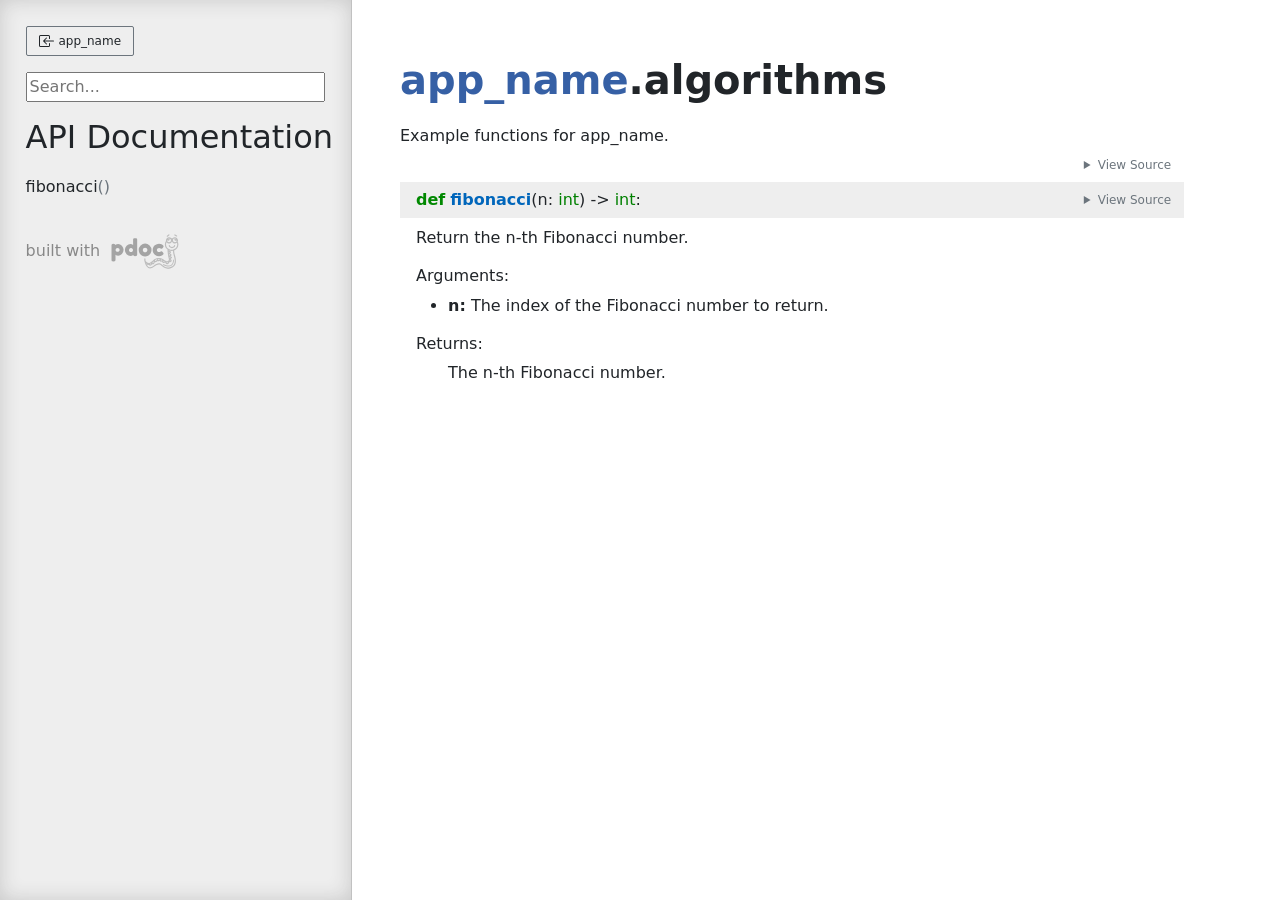
<file: app_name/algorithms.html>
<!doctype html>
<html lang="en">
<head>
    <meta charset="utf-8">
    <meta name="viewport" content="width=device-width, initial-scale=1">
    <meta name="generator" content="pdoc 15.0.4"/>
    <title>app_name.algorithms API documentation</title>

    <style>/*! * Bootstrap Reboot v5.0.0 (https://getbootstrap.com/) * Copyright 2011-2021 The Bootstrap Authors * Copyright 2011-2021 Twitter, Inc. * Licensed under MIT (https://github.com/twbs/bootstrap/blob/main/LICENSE) * Forked from Normalize.css, licensed MIT (https://github.com/necolas/normalize.css/blob/master/LICENSE.md) */*,::after,::before{box-sizing:border-box}@media (prefers-reduced-motion:no-preference){:root{scroll-behavior:smooth}}body{margin:0;font-family:system-ui,-apple-system,"Segoe UI",Roboto,"Helvetica Neue",Arial,"Noto Sans","Liberation Sans",sans-serif,"Apple Color Emoji","Segoe UI Emoji","Segoe UI Symbol","Noto Color Emoji";font-size:1rem;font-weight:400;line-height:1.5;color:#212529;background-color:#fff;-webkit-text-size-adjust:100%;-webkit-tap-highlight-color:transparent}hr{margin:1rem 0;color:inherit;background-color:currentColor;border:0;opacity:.25}hr:not([size]){height:1px}h1,h2,h3,h4,h5,h6{margin-top:0;margin-bottom:.5rem;font-weight:500;line-height:1.2}h1{font-size:calc(1.375rem + 1.5vw)}@media (min-width:1200px){h1{font-size:2.5rem}}h2{font-size:calc(1.325rem + .9vw)}@media (min-width:1200px){h2{font-size:2rem}}h3{font-size:calc(1.3rem + .6vw)}@media (min-width:1200px){h3{font-size:1.75rem}}h4{font-size:calc(1.275rem + .3vw)}@media (min-width:1200px){h4{font-size:1.5rem}}h5{font-size:1.25rem}h6{font-size:1rem}p{margin-top:0;margin-bottom:1rem}abbr[data-bs-original-title],abbr[title]{-webkit-text-decoration:underline dotted;text-decoration:underline dotted;cursor:help;-webkit-text-decoration-skip-ink:none;text-decoration-skip-ink:none}address{margin-bottom:1rem;font-style:normal;line-height:inherit}ol,ul{padding-left:2rem}dl,ol,ul{margin-top:0;margin-bottom:1rem}ol ol,ol ul,ul ol,ul ul{margin-bottom:0}dt{font-weight:700}dd{margin-bottom:.5rem;margin-left:0}blockquote{margin:0 0 1rem}b,strong{font-weight:bolder}small{font-size:.875em}mark{padding:.2em;background-color:#fcf8e3}sub,sup{position:relative;font-size:.75em;line-height:0;vertical-align:baseline}sub{bottom:-.25em}sup{top:-.5em}a{color:#0d6efd;text-decoration:underline}a:hover{color:#0a58ca}a:not([href]):not([class]),a:not([href]):not([class]):hover{color:inherit;text-decoration:none}code,kbd,pre,samp{font-family:SFMono-Regular,Menlo,Monaco,Consolas,"Liberation Mono","Courier New",monospace;font-size:1em;direction:ltr;unicode-bidi:bidi-override}pre{display:block;margin-top:0;margin-bottom:1rem;overflow:auto;font-size:.875em}pre code{font-size:inherit;color:inherit;word-break:normal}code{font-size:.875em;color:#d63384;word-wrap:break-word}a>code{color:inherit}kbd{padding:.2rem .4rem;font-size:.875em;color:#fff;background-color:#212529;border-radius:.2rem}kbd kbd{padding:0;font-size:1em;font-weight:700}figure{margin:0 0 1rem}img,svg{vertical-align:middle}table{caption-side:bottom;border-collapse:collapse}caption{padding-top:.5rem;padding-bottom:.5rem;color:#6c757d;text-align:left}th{text-align:inherit;text-align:-webkit-match-parent}tbody,td,tfoot,th,thead,tr{border-color:inherit;border-style:solid;border-width:0}label{display:inline-block}button{border-radius:0}button:focus:not(:focus-visible){outline:0}button,input,optgroup,select,textarea{margin:0;font-family:inherit;font-size:inherit;line-height:inherit}button,select{text-transform:none}[role=button]{cursor:pointer}select{word-wrap:normal}select:disabled{opacity:1}[list]::-webkit-calendar-picker-indicator{display:none}[type=button],[type=reset],[type=submit],button{-webkit-appearance:button}[type=button]:not(:disabled),[type=reset]:not(:disabled),[type=submit]:not(:disabled),button:not(:disabled){cursor:pointer}::-moz-focus-inner{padding:0;border-style:none}textarea{resize:vertical}fieldset{min-width:0;padding:0;margin:0;border:0}legend{float:left;width:100%;padding:0;margin-bottom:.5rem;font-size:calc(1.275rem + .3vw);line-height:inherit}@media (min-width:1200px){legend{font-size:1.5rem}}legend+*{clear:left}::-webkit-datetime-edit-day-field,::-webkit-datetime-edit-fields-wrapper,::-webkit-datetime-edit-hour-field,::-webkit-datetime-edit-minute,::-webkit-datetime-edit-month-field,::-webkit-datetime-edit-text,::-webkit-datetime-edit-year-field{padding:0}::-webkit-inner-spin-button{height:auto}[type=search]{outline-offset:-2px;-webkit-appearance:textfield}::-webkit-search-decoration{-webkit-appearance:none}::-webkit-color-swatch-wrapper{padding:0}::file-selector-button{font:inherit}::-webkit-file-upload-button{font:inherit;-webkit-appearance:button}output{display:inline-block}iframe{border:0}summary{display:list-item;cursor:pointer}progress{vertical-align:baseline}[hidden]{display:none!important}</style>
    <style>/*! syntax-highlighting.css */pre{line-height:125%;}span.linenos{color:inherit; background-color:transparent; padding-left:5px; padding-right:20px;}.pdoc-code .hll{background-color:#ffffcc}.pdoc-code{background:#f8f8f8;}.pdoc-code .c{color:#3D7B7B; font-style:italic}.pdoc-code .err{border:1px solid #FF0000}.pdoc-code .k{color:#008000; font-weight:bold}.pdoc-code .o{color:#666666}.pdoc-code .ch{color:#3D7B7B; font-style:italic}.pdoc-code .cm{color:#3D7B7B; font-style:italic}.pdoc-code .cp{color:#9C6500}.pdoc-code .cpf{color:#3D7B7B; font-style:italic}.pdoc-code .c1{color:#3D7B7B; font-style:italic}.pdoc-code .cs{color:#3D7B7B; font-style:italic}.pdoc-code .gd{color:#A00000}.pdoc-code .ge{font-style:italic}.pdoc-code .gr{color:#E40000}.pdoc-code .gh{color:#000080; font-weight:bold}.pdoc-code .gi{color:#008400}.pdoc-code .go{color:#717171}.pdoc-code .gp{color:#000080; font-weight:bold}.pdoc-code .gs{font-weight:bold}.pdoc-code .gu{color:#800080; font-weight:bold}.pdoc-code .gt{color:#0044DD}.pdoc-code .kc{color:#008000; font-weight:bold}.pdoc-code .kd{color:#008000; font-weight:bold}.pdoc-code .kn{color:#008000; font-weight:bold}.pdoc-code .kp{color:#008000}.pdoc-code .kr{color:#008000; font-weight:bold}.pdoc-code .kt{color:#B00040}.pdoc-code .m{color:#666666}.pdoc-code .s{color:#BA2121}.pdoc-code .na{color:#687822}.pdoc-code .nb{color:#008000}.pdoc-code .nc{color:#0000FF; font-weight:bold}.pdoc-code .no{color:#880000}.pdoc-code .nd{color:#AA22FF}.pdoc-code .ni{color:#717171; font-weight:bold}.pdoc-code .ne{color:#CB3F38; font-weight:bold}.pdoc-code .nf{color:#0000FF}.pdoc-code .nl{color:#767600}.pdoc-code .nn{color:#0000FF; font-weight:bold}.pdoc-code .nt{color:#008000; font-weight:bold}.pdoc-code .nv{color:#19177C}.pdoc-code .ow{color:#AA22FF; font-weight:bold}.pdoc-code .w{color:#bbbbbb}.pdoc-code .mb{color:#666666}.pdoc-code .mf{color:#666666}.pdoc-code .mh{color:#666666}.pdoc-code .mi{color:#666666}.pdoc-code .mo{color:#666666}.pdoc-code .sa{color:#BA2121}.pdoc-code .sb{color:#BA2121}.pdoc-code .sc{color:#BA2121}.pdoc-code .dl{color:#BA2121}.pdoc-code .sd{color:#BA2121; font-style:italic}.pdoc-code .s2{color:#BA2121}.pdoc-code .se{color:#AA5D1F; font-weight:bold}.pdoc-code .sh{color:#BA2121}.pdoc-code .si{color:#A45A77; font-weight:bold}.pdoc-code .sx{color:#008000}.pdoc-code .sr{color:#A45A77}.pdoc-code .s1{color:#BA2121}.pdoc-code .ss{color:#19177C}.pdoc-code .bp{color:#008000}.pdoc-code .fm{color:#0000FF}.pdoc-code .vc{color:#19177C}.pdoc-code .vg{color:#19177C}.pdoc-code .vi{color:#19177C}.pdoc-code .vm{color:#19177C}.pdoc-code .il{color:#666666}@media (prefers-color-scheme:dark){pre{line-height:125%;}span.linenos{color:inherit; background-color:transparent; padding-left:5px; padding-right:20px;}.pdoc-code .hll{background-color:#49483e}.pdoc-code{background:#272822; color:#f8f8f2}.pdoc-code .c{color:#75715e}.pdoc-code .err{color:#960050; background-color:#1e0010}.pdoc-code .esc{color:#f8f8f2}.pdoc-code .g{color:#f8f8f2}.pdoc-code .k{color:#66d9ef}.pdoc-code .l{color:#ae81ff}.pdoc-code .n{color:#f8f8f2}.pdoc-code .o{color:#f92672}.pdoc-code .x{color:#f8f8f2}.pdoc-code .p{color:#f8f8f2}.pdoc-code .ch{color:#75715e}.pdoc-code .cm{color:#75715e}.pdoc-code .cp{color:#75715e}.pdoc-code .cpf{color:#75715e}.pdoc-code .c1{color:#75715e}.pdoc-code .cs{color:#75715e}.pdoc-code .gd{color:#f92672}.pdoc-code .ge{color:#f8f8f2; font-style:italic}.pdoc-code .gr{color:#f8f8f2}.pdoc-code .gh{color:#f8f8f2}.pdoc-code .gi{color:#a6e22e}.pdoc-code .go{color:#66d9ef}.pdoc-code .gp{color:#f92672; font-weight:bold}.pdoc-code .gs{color:#f8f8f2; font-weight:bold}.pdoc-code .gu{color:#75715e}.pdoc-code .gt{color:#f8f8f2}.pdoc-code .kc{color:#66d9ef}.pdoc-code .kd{color:#66d9ef}.pdoc-code .kn{color:#f92672}.pdoc-code .kp{color:#66d9ef}.pdoc-code .kr{color:#66d9ef}.pdoc-code .kt{color:#66d9ef}.pdoc-code .ld{color:#e6db74}.pdoc-code .m{color:#ae81ff}.pdoc-code .s{color:#e6db74}.pdoc-code .na{color:#a6e22e}.pdoc-code .nb{color:#f8f8f2}.pdoc-code .nc{color:#a6e22e}.pdoc-code .no{color:#66d9ef}.pdoc-code .nd{color:#a6e22e}.pdoc-code .ni{color:#f8f8f2}.pdoc-code .ne{color:#a6e22e}.pdoc-code .nf{color:#a6e22e}.pdoc-code .nl{color:#f8f8f2}.pdoc-code .nn{color:#f8f8f2}.pdoc-code .nx{color:#a6e22e}.pdoc-code .py{color:#f8f8f2}.pdoc-code .nt{color:#f92672}.pdoc-code .nv{color:#f8f8f2}.pdoc-code .ow{color:#f92672}.pdoc-code .w{color:#f8f8f2}.pdoc-code .mb{color:#ae81ff}.pdoc-code .mf{color:#ae81ff}.pdoc-code .mh{color:#ae81ff}.pdoc-code .mi{color:#ae81ff}.pdoc-code .mo{color:#ae81ff}.pdoc-code .sa{color:#e6db74}.pdoc-code .sb{color:#e6db74}.pdoc-code .sc{color:#e6db74}.pdoc-code .dl{color:#e6db74}.pdoc-code .sd{color:#e6db74}.pdoc-code .s2{color:#e6db74}.pdoc-code .se{color:#ae81ff}.pdoc-code .sh{color:#e6db74}.pdoc-code .si{color:#e6db74}.pdoc-code .sx{color:#e6db74}.pdoc-code .sr{color:#e6db74}.pdoc-code .s1{color:#e6db74}.pdoc-code .ss{color:#e6db74}.pdoc-code .bp{color:#f8f8f2}.pdoc-code .fm{color:#a6e22e}.pdoc-code .vc{color:#f8f8f2}.pdoc-code .vg{color:#f8f8f2}.pdoc-code .vi{color:#f8f8f2}.pdoc-code .vm{color:#f8f8f2}}</style>
    <style>/*! theme.css */:root{--pdoc-background:#fff;}.pdoc{--text:#212529;--muted:#6c757d;--link:#3660a5;--link-hover:#1659c5;--code:#f8f8f8;--active:#fff598;--accent:#eee;--accent2:#c1c1c1;--nav-hover:rgba(255, 255, 255, 0.5);--name:#0066BB;--def:#008800;--annotation:#007020;}@media (prefers-color-scheme:dark){:root{--pdoc-background:#212529;}.pdoc{--text:#f7f7f7;--muted:#9d9d9d;--link:#58a6ff;--link-hover:#3989ff;--code:#333;--active:#555;--accent:#343434;--accent2:#555;--nav-hover:rgba(0, 0, 0, 0.1);--name:#77C1FF;--def:#0cdd0c;--annotation:#00c037;}}</style>
    <style>/*! layout.css */html, body{width:100%;height:100%;}html, main{scroll-behavior:smooth;}body{background-color:var(--pdoc-background);}@media (max-width:769px){#navtoggle{cursor:pointer;position:absolute;width:50px;height:40px;top:1rem;right:1rem;border-color:var(--text);color:var(--text);display:flex;opacity:0.8;z-index:999;}#navtoggle:hover{opacity:1;}#togglestate + div{display:none;}#togglestate:checked + div{display:inherit;}main, header{padding:2rem 3vw;}header + main{margin-top:-3rem;}.git-button{display:none !important;}nav input[type="search"]{max-width:77%;}nav input[type="search"]:first-child{margin-top:-6px;}nav input[type="search"]:valid ~ *{display:none !important;}}@media (min-width:770px){:root{--sidebar-width:clamp(12.5rem, 28vw, 22rem);}nav{position:fixed;overflow:auto;height:100vh;width:var(--sidebar-width);}main, header{padding:3rem 2rem 3rem calc(var(--sidebar-width) + 3rem);width:calc(54rem + var(--sidebar-width));max-width:100%;}header + main{margin-top:-4rem;}#navtoggle{display:none;}}#togglestate{position:absolute;height:0;opacity:0;}nav.pdoc{--pad:clamp(0.5rem, 2vw, 1.75rem);--indent:1.5rem;background-color:var(--accent);border-right:1px solid var(--accent2);box-shadow:0 0 20px rgba(50, 50, 50, .2) inset;padding:0 0 0 var(--pad);overflow-wrap:anywhere;scrollbar-width:thin; scrollbar-color:var(--accent2) transparent; z-index:1}nav.pdoc::-webkit-scrollbar{width:.4rem; }nav.pdoc::-webkit-scrollbar-thumb{background-color:var(--accent2); }nav.pdoc > div{padding:var(--pad) 0;}nav.pdoc .module-list-button{display:inline-flex;align-items:center;color:var(--text);border-color:var(--muted);margin-bottom:1rem;}nav.pdoc .module-list-button:hover{border-color:var(--text);}nav.pdoc input[type=search]{display:block;outline-offset:0;width:calc(100% - var(--pad));}nav.pdoc .logo{max-width:calc(100% - var(--pad));max-height:35vh;display:block;margin:0 auto 1rem;transform:translate(calc(-.5 * var(--pad)), 0);}nav.pdoc ul{list-style:none;padding-left:0;}nav.pdoc > div > ul{margin-left:calc(0px - var(--pad));}nav.pdoc li a{padding:.2rem 0 .2rem calc(var(--pad) + var(--indent));}nav.pdoc > div > ul > li > a{padding-left:var(--pad);}nav.pdoc li{transition:all 100ms;}nav.pdoc li:hover{background-color:var(--nav-hover);}nav.pdoc a, nav.pdoc a:hover{color:var(--text);}nav.pdoc a{display:block;}nav.pdoc > h2:first-of-type{margin-top:1.5rem;}nav.pdoc .class:before{content:"class ";color:var(--muted);}nav.pdoc .function:after{content:"()";color:var(--muted);}nav.pdoc footer:before{content:"";display:block;width:calc(100% - var(--pad));border-top:solid var(--accent2) 1px;margin-top:1.5rem;padding-top:.5rem;}nav.pdoc footer{font-size:small;}</style>
    <style>/*! content.css */.pdoc{color:var(--text);box-sizing:border-box;line-height:1.5;background:none;}.pdoc .pdoc-button{cursor:pointer;display:inline-block;border:solid black 1px;border-radius:2px;font-size:.75rem;padding:calc(0.5em - 1px) 1em;transition:100ms all;}.pdoc .alert{padding:1rem 1rem 1rem calc(1.5rem + 24px);border:1px solid transparent;border-radius:.25rem;background-repeat:no-repeat;background-position:.75rem center;margin-bottom:1rem;}.pdoc .alert > em{display:none;}.pdoc .alert > *:last-child{margin-bottom:0;}.pdoc .alert.note{color:#084298;background-color:#cfe2ff;border-color:#b6d4fe;background-image:url("data:image/svg+xml,%3Csvg%20xmlns%3D%22http%3A//www.w3.org/2000/svg%22%20width%3D%2224%22%20height%3D%2224%22%20fill%3D%22%23084298%22%20viewBox%3D%220%200%2016%2016%22%3E%3Cpath%20d%3D%22M8%2016A8%208%200%201%200%208%200a8%208%200%200%200%200%2016zm.93-9.412-1%204.705c-.07.34.029.533.304.533.194%200%20.487-.07.686-.246l-.088.416c-.287.346-.92.598-1.465.598-.703%200-1.002-.422-.808-1.319l.738-3.468c.064-.293.006-.399-.287-.47l-.451-.081.082-.381%202.29-.287zM8%205.5a1%201%200%201%201%200-2%201%201%200%200%201%200%202z%22/%3E%3C/svg%3E");}.pdoc .alert.tip{color:#0a3622;background-color:#d1e7dd;border-color:#a3cfbb;background-image:url("data:image/svg+xml,%3Csvg%20xmlns%3D%22http%3A//www.w3.org/2000/svg%22%20width%3D%2224%22%20height%3D%2224%22%20fill%3D%22%230a3622%22%20viewBox%3D%220%200%2016%2016%22%3E%3Cpath%20d%3D%22M2%206a6%206%200%201%201%2010.174%204.31c-.203.196-.359.4-.453.619l-.762%201.769A.5.5%200%200%201%2010.5%2013a.5.5%200%200%201%200%201%20.5.5%200%200%201%200%201l-.224.447a1%201%200%200%201-.894.553H6.618a1%201%200%200%201-.894-.553L5.5%2015a.5.5%200%200%201%200-1%20.5.5%200%200%201%200-1%20.5.5%200%200%201-.46-.302l-.761-1.77a2%202%200%200%200-.453-.618A5.98%205.98%200%200%201%202%206m6-5a5%205%200%200%200-3.479%208.592c.263.254.514.564.676.941L5.83%2012h4.342l.632-1.467c.162-.377.413-.687.676-.941A5%205%200%200%200%208%201%22/%3E%3C/svg%3E");}.pdoc .alert.important{color:#055160;background-color:#cff4fc;border-color:#9eeaf9;background-image:url("data:image/svg+xml,%3Csvg%20xmlns%3D%22http%3A//www.w3.org/2000/svg%22%20width%3D%2224%22%20height%3D%2224%22%20fill%3D%22%23055160%22%20viewBox%3D%220%200%2016%2016%22%3E%3Cpath%20d%3D%22M2%200a2%202%200%200%200-2%202v12a2%202%200%200%200%202%202h12a2%202%200%200%200%202-2V2a2%202%200%200%200-2-2zm6%204c.535%200%20.954.462.9.995l-.35%203.507a.552.552%200%200%201-1.1%200L7.1%204.995A.905.905%200%200%201%208%204m.002%206a1%201%200%201%201%200%202%201%201%200%200%201%200-2%22/%3E%3C/svg%3E");}.pdoc .alert.warning{color:#664d03;background-color:#fff3cd;border-color:#ffecb5;background-image:url("data:image/svg+xml,%3Csvg%20xmlns%3D%22http%3A//www.w3.org/2000/svg%22%20width%3D%2224%22%20height%3D%2224%22%20fill%3D%22%23664d03%22%20viewBox%3D%220%200%2016%2016%22%3E%3Cpath%20d%3D%22M8.982%201.566a1.13%201.13%200%200%200-1.96%200L.165%2013.233c-.457.778.091%201.767.98%201.767h13.713c.889%200%201.438-.99.98-1.767L8.982%201.566zM8%205c.535%200%20.954.462.9.995l-.35%203.507a.552.552%200%200%201-1.1%200L7.1%205.995A.905.905%200%200%201%208%205zm.002%206a1%201%200%201%201%200%202%201%201%200%200%201%200-2z%22/%3E%3C/svg%3E");}.pdoc .alert.caution{color:#842029;background-color:#f8d7da;border-color:#f5c2c7;background-image:url("data:image/svg+xml,%3Csvg%20xmlns%3D%22http%3A//www.w3.org/2000/svg%22%20width%3D%2224%22%20height%3D%2224%22%20fill%3D%22%23842029%22%20viewBox%3D%220%200%2016%2016%22%3E%3Cpath%20d%3D%22M11.46.146A.5.5%200%200%200%2011.107%200H4.893a.5.5%200%200%200-.353.146L.146%204.54A.5.5%200%200%200%200%204.893v6.214a.5.5%200%200%200%20.146.353l4.394%204.394a.5.5%200%200%200%20.353.146h6.214a.5.5%200%200%200%20.353-.146l4.394-4.394a.5.5%200%200%200%20.146-.353V4.893a.5.5%200%200%200-.146-.353zM8%204c.535%200%20.954.462.9.995l-.35%203.507a.552.552%200%200%201-1.1%200L7.1%204.995A.905.905%200%200%201%208%204m.002%206a1%201%200%201%201%200%202%201%201%200%200%201%200-2%22/%3E%3C/svg%3E");}.pdoc .alert.danger{color:#842029;background-color:#f8d7da;border-color:#f5c2c7;background-image:url("data:image/svg+xml,%3Csvg%20xmlns%3D%22http%3A//www.w3.org/2000/svg%22%20width%3D%2224%22%20height%3D%2224%22%20fill%3D%22%23842029%22%20viewBox%3D%220%200%2016%2016%22%3E%3Cpath%20d%3D%22M5.52.359A.5.5%200%200%201%206%200h4a.5.5%200%200%201%20.474.658L8.694%206H12.5a.5.5%200%200%201%20.395.807l-7%209a.5.5%200%200%201-.873-.454L6.823%209.5H3.5a.5.5%200%200%201-.48-.641l2.5-8.5z%22/%3E%3C/svg%3E");}.pdoc .visually-hidden{position:absolute !important;width:1px !important;height:1px !important;padding:0 !important;margin:-1px !important;overflow:hidden !important;clip:rect(0, 0, 0, 0) !important;white-space:nowrap !important;border:0 !important;}.pdoc h1, .pdoc h2, .pdoc h3{font-weight:300;margin:.3em 0;padding:.2em 0;}.pdoc > section:not(.module-info) h1{font-size:1.5rem;font-weight:500;}.pdoc > section:not(.module-info) h2{font-size:1.4rem;font-weight:500;}.pdoc > section:not(.module-info) h3{font-size:1.3rem;font-weight:500;}.pdoc > section:not(.module-info) h4{font-size:1.2rem;}.pdoc > section:not(.module-info) h5{font-size:1.1rem;}.pdoc a{text-decoration:none;color:var(--link);}.pdoc a:hover{color:var(--link-hover);}.pdoc blockquote{margin-left:2rem;}.pdoc pre{border-top:1px solid var(--accent2);border-bottom:1px solid var(--accent2);margin-top:0;margin-bottom:1em;padding:.5rem 0 .5rem .5rem;overflow-x:auto;background-color:var(--code);}.pdoc code{color:var(--text);padding:.2em .4em;margin:0;font-size:85%;background-color:var(--accent);border-radius:6px;}.pdoc a > code{color:inherit;}.pdoc pre > code{display:inline-block;font-size:inherit;background:none;border:none;padding:0;}.pdoc > section:not(.module-info){margin-bottom:1.5rem;}.pdoc .modulename{margin-top:0;font-weight:bold;}.pdoc .modulename a{color:var(--link);transition:100ms all;}.pdoc .git-button{float:right;border:solid var(--link) 1px;}.pdoc .git-button:hover{background-color:var(--link);color:var(--pdoc-background);}.view-source-toggle-state,.view-source-toggle-state ~ .pdoc-code{display:none;}.view-source-toggle-state:checked ~ .pdoc-code{display:block;}.view-source-button{display:inline-block;float:right;font-size:.75rem;line-height:1.5rem;color:var(--muted);padding:0 .4rem 0 1.3rem;cursor:pointer;text-indent:-2px;}.view-source-button > span{visibility:hidden;}.module-info .view-source-button{float:none;display:flex;justify-content:flex-end;margin:-1.2rem .4rem -.2rem 0;}.view-source-button::before{position:absolute;content:"View Source";display:list-item;list-style-type:disclosure-closed;}.view-source-toggle-state:checked ~ .attr .view-source-button::before,.view-source-toggle-state:checked ~ .view-source-button::before{list-style-type:disclosure-open;}.pdoc .docstring{margin-bottom:1.5rem;}.pdoc section:not(.module-info) .docstring{margin-left:clamp(0rem, 5vw - 2rem, 1rem);}.pdoc .docstring .pdoc-code{margin-left:1em;margin-right:1em;}.pdoc h1:target,.pdoc h2:target,.pdoc h3:target,.pdoc h4:target,.pdoc h5:target,.pdoc h6:target,.pdoc .pdoc-code > pre > span:target{background-color:var(--active);box-shadow:-1rem 0 0 0 var(--active);}.pdoc .pdoc-code > pre > span:target{display:block;}.pdoc div:target > .attr,.pdoc section:target > .attr,.pdoc dd:target > a{background-color:var(--active);}.pdoc *{scroll-margin:2rem;}.pdoc .pdoc-code .linenos{user-select:none;}.pdoc .attr:hover{filter:contrast(0.95);}.pdoc section, .pdoc .classattr{position:relative;}.pdoc .headerlink{--width:clamp(1rem, 3vw, 2rem);position:absolute;top:0;left:calc(0rem - var(--width));transition:all 100ms ease-in-out;opacity:0;}.pdoc .headerlink::before{content:"#";display:block;text-align:center;width:var(--width);height:2.3rem;line-height:2.3rem;font-size:1.5rem;}.pdoc .attr:hover ~ .headerlink,.pdoc *:target > .headerlink,.pdoc .headerlink:hover{opacity:1;}.pdoc .attr{display:block;margin:.5rem 0 .5rem;padding:.4rem .4rem .4rem 1rem;background-color:var(--accent);overflow-x:auto;}.pdoc .classattr{margin-left:2rem;}.pdoc .decorator-deprecated{color:#842029;}.pdoc .decorator-deprecated ~ span{filter:grayscale(1) opacity(0.8);}.pdoc .name{color:var(--name);font-weight:bold;}.pdoc .def{color:var(--def);font-weight:bold;}.pdoc .signature{background-color:transparent;}.pdoc .param, .pdoc .return-annotation{white-space:pre;}.pdoc .signature.multiline .param{display:block;}.pdoc .signature.condensed .param{display:inline-block;}.pdoc .annotation{color:var(--annotation);}.pdoc .view-value-toggle-state,.pdoc .view-value-toggle-state ~ .default_value{display:none;}.pdoc .view-value-toggle-state:checked ~ .default_value{display:inherit;}.pdoc .view-value-button{font-size:.5rem;vertical-align:middle;border-style:dashed;margin-top:-0.1rem;}.pdoc .view-value-button:hover{background:white;}.pdoc .view-value-button::before{content:"show";text-align:center;width:2.2em;display:inline-block;}.pdoc .view-value-toggle-state:checked ~ .view-value-button::before{content:"hide";}.pdoc .inherited{margin-left:2rem;}.pdoc .inherited dt{font-weight:700;}.pdoc .inherited dt, .pdoc .inherited dd{display:inline;margin-left:0;margin-bottom:.5rem;}.pdoc .inherited dd:not(:last-child):after{content:", ";}.pdoc .inherited .class:before{content:"class ";}.pdoc .inherited .function a:after{content:"()";}.pdoc .search-result .docstring{overflow:auto;max-height:25vh;}.pdoc .search-result.focused > .attr{background-color:var(--active);}.pdoc .attribution{margin-top:2rem;display:block;opacity:0.5;transition:all 200ms;filter:grayscale(100%);}.pdoc .attribution:hover{opacity:1;filter:grayscale(0%);}.pdoc .attribution img{margin-left:5px;height:35px;vertical-align:middle;width:70px;transition:all 200ms;}.pdoc table{display:block;width:max-content;max-width:100%;overflow:auto;margin-bottom:1rem;}.pdoc table th{font-weight:600;}.pdoc table th, .pdoc table td{padding:6px 13px;border:1px solid var(--accent2);}</style>
    <style>/*! custom.css */</style></head>
<body>
    <nav class="pdoc">
        <label id="navtoggle" for="togglestate" class="pdoc-button"><svg xmlns='http://www.w3.org/2000/svg' viewBox='0 0 30 30'><path stroke-linecap='round' stroke="currentColor" stroke-miterlimit='10' stroke-width='2' d='M4 7h22M4 15h22M4 23h22'/></svg></label>
        <input id="togglestate" type="checkbox" aria-hidden="true" tabindex="-1">
        <div>            <a class="pdoc-button module-list-button" href="../app_name.html">
<svg xmlns="http://www.w3.org/2000/svg" width="16" height="16" fill="currentColor" class="bi bi-box-arrow-in-left" viewBox="0 0 16 16">
  <path fill-rule="evenodd" d="M10 3.5a.5.5 0 0 0-.5-.5h-8a.5.5 0 0 0-.5.5v9a.5.5 0 0 0 .5.5h8a.5.5 0 0 0 .5-.5v-2a.5.5 0 0 1 1 0v2A1.5 1.5 0 0 1 9.5 14h-8A1.5 1.5 0 0 1 0 12.5v-9A1.5 1.5 0 0 1 1.5 2h8A1.5 1.5 0 0 1 11 3.5v2a.5.5 0 0 1-1 0v-2z"/>
  <path fill-rule="evenodd" d="M4.146 8.354a.5.5 0 0 1 0-.708l3-3a.5.5 0 1 1 .708.708L5.707 7.5H14.5a.5.5 0 0 1 0 1H5.707l2.147 2.146a.5.5 0 0 1-.708.708l-3-3z"/>
</svg>                &nbsp;app_name</a>


            <input type="search" placeholder="Search..." role="searchbox" aria-label="search"
                   pattern=".+" required>



            <h2>API Documentation</h2>
                <ul class="memberlist">
            <li>
                    <a class="function" href="#fibonacci">fibonacci</a>
            </li>
    </ul>



        <a class="attribution" title="pdoc: Python API documentation generator" href="https://pdoc.dev" target="_blank">
            built with <span class="visually-hidden">pdoc</span><img
                alt="pdoc logo"
                src="data:image/svg+xml,%3Csvg%20xmlns%3D%22http%3A//www.w3.org/2000/svg%22%20role%3D%22img%22%20aria-label%3D%22pdoc%20logo%22%20width%3D%22300%22%20height%3D%22150%22%20viewBox%3D%22-1%200%2060%2030%22%3E%3Ctitle%3Epdoc%3C/title%3E%3Cpath%20d%3D%22M29.621%2021.293c-.011-.273-.214-.475-.511-.481a.5.5%200%200%200-.489.503l-.044%201.393c-.097.551-.695%201.215-1.566%201.704-.577.428-1.306.486-2.193.182-1.426-.617-2.467-1.654-3.304-2.487l-.173-.172a3.43%203.43%200%200%200-.365-.306.49.49%200%200%200-.286-.196c-1.718-1.06-4.931-1.47-7.353.191l-.219.15c-1.707%201.187-3.413%202.131-4.328%201.03-.02-.027-.49-.685-.141-1.763.233-.721.546-2.408.772-4.076.042-.09.067-.187.046-.288.166-1.347.277-2.625.241-3.351%201.378-1.008%202.271-2.586%202.271-4.362%200-.976-.272-1.935-.788-2.774-.057-.094-.122-.18-.184-.268.033-.167.052-.339.052-.516%200-1.477-1.202-2.679-2.679-2.679-.791%200-1.496.352-1.987.9a6.3%206.3%200%200%200-1.001.029c-.492-.564-1.207-.929-2.012-.929-1.477%200-2.679%201.202-2.679%202.679A2.65%202.65%200%200%200%20.97%206.554c-.383.747-.595%201.572-.595%202.41%200%202.311%201.507%204.29%203.635%205.107-.037.699-.147%202.27-.423%203.294l-.137.461c-.622%202.042-2.515%208.257%201.727%2010.643%201.614.908%203.06%201.248%204.317%201.248%202.665%200%204.492-1.524%205.322-2.401%201.476-1.559%202.886-1.854%206.491.82%201.877%201.393%203.514%201.753%204.861%201.068%202.223-1.713%202.811-3.867%203.399-6.374.077-.846.056-1.469.054-1.537zm-4.835%204.313c-.054.305-.156.586-.242.629-.034-.007-.131-.022-.307-.157-.145-.111-.314-.478-.456-.908.221.121.432.25.675.355.115.039.219.051.33.081zm-2.251-1.238c-.05.33-.158.648-.252.694-.022.001-.125-.018-.307-.157-.217-.166-.488-.906-.639-1.573.358.344.754.693%201.198%201.036zm-3.887-2.337c-.006-.116-.018-.231-.041-.342.635.145%201.189.368%201.599.625.097.231.166.481.174.642-.03.049-.055.101-.067.158-.046.013-.128.026-.298.004-.278-.037-.901-.57-1.367-1.087zm-1.127-.497c.116.306.176.625.12.71-.019.014-.117.045-.345.016-.206-.027-.604-.332-.986-.695.41-.051.816-.056%201.211-.031zm-4.535%201.535c.209.22.379.47.358.598-.006.041-.088.138-.351.234-.144.055-.539-.063-.979-.259a11.66%2011.66%200%200%200%20.972-.573zm.983-.664c.359-.237.738-.418%201.126-.554.25.237.479.548.457.694-.006.042-.087.138-.351.235-.174.064-.694-.105-1.232-.375zm-3.381%201.794c-.022.145-.061.29-.149.401-.133.166-.358.248-.69.251h-.002c-.133%200-.306-.26-.45-.621.417.091.854.07%201.291-.031zm-2.066-8.077a4.78%204.78%200%200%201-.775-.584c.172-.115.505-.254.88-.378l-.105.962zm-.331%202.302a10.32%2010.32%200%200%201-.828-.502c.202-.143.576-.328.984-.49l-.156.992zm-.45%202.157l-.701-.403c.214-.115.536-.249.891-.376a11.57%2011.57%200%200%201-.19.779zm-.181%201.716c.064.398.194.702.298.893-.194-.051-.435-.162-.736-.398.061-.119.224-.3.438-.495zM8.87%204.141c0%20.152-.123.276-.276.276s-.275-.124-.275-.276.123-.276.276-.276.275.124.275.276zm-.735-.389a1.15%201.15%200%200%200-.314.783%201.16%201.16%200%200%200%201.162%201.162c.457%200%20.842-.27%201.032-.653.026.117.042.238.042.362a1.68%201.68%200%200%201-1.679%201.679%201.68%201.68%200%200%201-1.679-1.679c0-.843.626-1.535%201.436-1.654zM5.059%205.406A1.68%201.68%200%200%201%203.38%207.085a1.68%201.68%200%200%201-1.679-1.679c0-.037.009-.072.011-.109.21.3.541.508.935.508a1.16%201.16%200%200%200%201.162-1.162%201.14%201.14%200%200%200-.474-.912c.015%200%20.03-.005.045-.005.926.001%201.679.754%201.679%201.68zM3.198%204.141c0%20.152-.123.276-.276.276s-.275-.124-.275-.276.123-.276.276-.276.275.124.275.276zM1.375%208.964c0-.52.103-1.035.288-1.52.466.394%201.06.64%201.717.64%201.144%200%202.116-.725%202.499-1.738.383%201.012%201.355%201.738%202.499%201.738.867%200%201.631-.421%202.121-1.062.307.605.478%201.267.478%201.942%200%202.486-2.153%204.51-4.801%204.51s-4.801-2.023-4.801-4.51zm24.342%2019.349c-.985.498-2.267.168-3.813-.979-3.073-2.281-5.453-3.199-7.813-.705-1.315%201.391-4.163%203.365-8.423.97-3.174-1.786-2.239-6.266-1.261-9.479l.146-.492c.276-1.02.395-2.457.444-3.268a6.11%206.11%200%200%200%201.18.115%206.01%206.01%200%200%200%202.536-.562l-.006.175c-.802.215-1.848.612-2.021%201.25-.079.295.021.601.274.837.219.203.415.364.598.501-.667.304-1.243.698-1.311%201.179-.02.144-.022.507.393.787.213.144.395.26.564.365-1.285.521-1.361.96-1.381%201.126-.018.142-.011.496.427.746l.854.489c-.473.389-.971.914-.999%201.429-.018.278.095.532.316.713.675.556%201.231.721%201.653.721.059%200%20.104-.014.158-.02.207.707.641%201.64%201.513%201.64h.013c.8-.008%201.236-.345%201.462-.626.173-.216.268-.457.325-.692.424.195.93.374%201.372.374.151%200%20.294-.021.423-.068.732-.27.944-.704.993-1.021.009-.061.003-.119.002-.179.266.086.538.147.789.147.15%200%20.294-.021.423-.069.542-.2.797-.489.914-.754.237.147.478.258.704.288.106.014.205.021.296.021.356%200%20.595-.101.767-.229.438.435%201.094.992%201.656%201.067.106.014.205.021.296.021a1.56%201.56%200%200%200%20.323-.035c.17.575.453%201.289.866%201.605.358.273.665.362.914.362a.99.99%200%200%200%20.421-.093%201.03%201.03%200%200%200%20.245-.164c.168.428.39.846.68%201.068.358.273.665.362.913.362a.99.99%200%200%200%20.421-.093c.317-.148.512-.448.639-.762.251.157.495.257.726.257.127%200%20.25-.024.37-.071.427-.17.706-.617.841-1.314.022-.015.047-.022.068-.038.067-.051.133-.104.196-.159-.443%201.486-1.107%202.761-2.086%203.257zM8.66%209.925a.5.5%200%201%200-1%200c0%20.653-.818%201.205-1.787%201.205s-1.787-.552-1.787-1.205a.5.5%200%201%200-1%200c0%201.216%201.25%202.205%202.787%202.205s2.787-.989%202.787-2.205zm4.4%2015.965l-.208.097c-2.661%201.258-4.708%201.436-6.086.527-1.542-1.017-1.88-3.19-1.844-4.198a.4.4%200%200%200-.385-.414c-.242-.029-.406.164-.414.385-.046%201.249.367%203.686%202.202%204.896.708.467%201.547.7%202.51.7%201.248%200%202.706-.392%204.362-1.174l.185-.086a.4.4%200%200%200%20.205-.527c-.089-.204-.326-.291-.527-.206zM9.547%202.292c.093.077.205.114.317.114a.5.5%200%200%200%20.318-.886L8.817.397a.5.5%200%200%200-.703.068.5.5%200%200%200%20.069.703l1.364%201.124zm-7.661-.065c.086%200%20.173-.022.253-.068l1.523-.893a.5.5%200%200%200-.506-.863l-1.523.892a.5.5%200%200%200-.179.685c.094.158.261.247.432.247z%22%20transform%3D%22matrix%28-1%200%200%201%2058%200%29%22%20fill%3D%22%233bb300%22/%3E%3Cpath%20d%3D%22M.3%2021.86V10.18q0-.46.02-.68.04-.22.18-.5.28-.54%201.34-.54%201.06%200%201.42.28.38.26.44.78.76-1.04%202.38-1.04%201.64%200%203.1%201.54%201.46%201.54%201.46%203.58%200%202.04-1.46%203.58-1.44%201.54-3.08%201.54-1.64%200-2.38-.92v4.04q0%20.46-.04.68-.02.22-.18.5-.14.3-.5.42-.36.12-.98.12-.62%200-1-.12-.36-.12-.52-.4-.14-.28-.18-.5-.02-.22-.02-.68zm3.96-9.42q-.46.54-.46%201.18%200%20.64.46%201.18.48.52%201.2.52.74%200%201.24-.52.52-.52.52-1.18%200-.66-.48-1.18-.48-.54-1.26-.54-.76%200-1.22.54zm14.741-8.36q.16-.3.54-.42.38-.12%201-.12.64%200%201.02.12.38.12.52.42.16.3.18.54.04.22.04.68v11.94q0%20.46-.04.7-.02.22-.18.5-.3.54-1.7.54-1.38%200-1.54-.98-.84.96-2.34.96-1.8%200-3.28-1.56-1.48-1.58-1.48-3.66%200-2.1%201.48-3.68%201.5-1.58%203.28-1.58%201.48%200%202.3%201v-4.2q0-.46.02-.68.04-.24.18-.52zm-3.24%2010.86q.52.54%201.26.54.74%200%201.22-.54.5-.54.5-1.18%200-.66-.48-1.22-.46-.56-1.26-.56-.8%200-1.28.56-.48.54-.48%201.2%200%20.66.52%201.2zm7.833-1.2q0-2.4%201.68-3.96%201.68-1.56%203.84-1.56%202.16%200%203.82%201.56%201.66%201.54%201.66%203.94%200%201.66-.86%202.96-.86%201.28-2.1%201.9-1.22.6-2.54.6-1.32%200-2.56-.64-1.24-.66-2.1-1.92-.84-1.28-.84-2.88zm4.18%201.44q.64.48%201.3.48.66%200%201.32-.5.66-.5.66-1.48%200-.98-.62-1.46-.62-.48-1.34-.48-.72%200-1.34.5-.62.5-.62%201.48%200%20.96.64%201.46zm11.412-1.44q0%20.84.56%201.32.56.46%201.18.46.64%200%201.18-.36.56-.38.9-.38.6%200%201.46%201.06.46.58.46%201.04%200%20.76-1.1%201.42-1.14.8-2.8.8-1.86%200-3.58-1.34-.82-.64-1.34-1.7-.52-1.08-.52-2.36%200-1.3.52-2.34.52-1.06%201.34-1.7%201.66-1.32%203.54-1.32.76%200%201.48.22.72.2%201.06.4l.32.2q.36.24.56.38.52.4.52.92%200%20.5-.42%201.14-.72%201.1-1.38%201.1-.38%200-1.08-.44-.36-.34-1.04-.34-.66%200-1.24.48-.58.48-.58%201.34z%22%20fill%3D%22green%22/%3E%3C/svg%3E"/>
        </a>
</div>
    </nav>
    <main class="pdoc">
            <section class="module-info">
                    <h1 class="modulename">
<a href="./../app_name.html">app_name</a><wbr>.algorithms    </h1>

                        <div class="docstring"><p>Example functions for app_name.</p>
</div>

                        <input id="mod-algorithms-view-source" class="view-source-toggle-state" type="checkbox" aria-hidden="true" tabindex="-1">

                        <label class="view-source-button" for="mod-algorithms-view-source"><span>View Source</span></label>

                        <div class="pdoc-code codehilite"><pre><span></span><span id="L-1"><a href="#L-1"><span class="linenos"> 1</span></a><span class="sd">&quot;&quot;&quot;Example functions for app_name.&quot;&quot;&quot;</span>
</span><span id="L-2"><a href="#L-2"><span class="linenos"> 2</span></a>
</span><span id="L-3"><a href="#L-3"><span class="linenos"> 3</span></a>
</span><span id="L-4"><a href="#L-4"><span class="linenos"> 4</span></a><span class="k">def</span><span class="w"> </span><span class="nf">fibonacci</span><span class="p">(</span><span class="n">n</span><span class="p">:</span> <span class="nb">int</span><span class="p">)</span> <span class="o">-&gt;</span> <span class="nb">int</span><span class="p">:</span>
</span><span id="L-5"><a href="#L-5"><span class="linenos"> 5</span></a><span class="w">    </span><span class="sd">&quot;&quot;&quot;Return the n-th Fibonacci number.</span>
</span><span id="L-6"><a href="#L-6"><span class="linenos"> 6</span></a>
</span><span id="L-7"><a href="#L-7"><span class="linenos"> 7</span></a><span class="sd">    Args:</span>
</span><span id="L-8"><a href="#L-8"><span class="linenos"> 8</span></a><span class="sd">        n: The index of the Fibonacci number to return.</span>
</span><span id="L-9"><a href="#L-9"><span class="linenos"> 9</span></a>
</span><span id="L-10"><a href="#L-10"><span class="linenos">10</span></a><span class="sd">    Returns:</span>
</span><span id="L-11"><a href="#L-11"><span class="linenos">11</span></a><span class="sd">        The n-th Fibonacci number.</span>
</span><span id="L-12"><a href="#L-12"><span class="linenos">12</span></a><span class="sd">    &quot;&quot;&quot;</span>
</span><span id="L-13"><a href="#L-13"><span class="linenos">13</span></a>    <span class="k">if</span> <span class="n">n</span> <span class="o">&lt;</span> <span class="mi">0</span><span class="p">:</span>
</span><span id="L-14"><a href="#L-14"><span class="linenos">14</span></a>        <span class="k">raise</span> <span class="ne">ValueError</span><span class="p">(</span><span class="s2">&quot;n must be non-negative&quot;</span><span class="p">)</span>
</span><span id="L-15"><a href="#L-15"><span class="linenos">15</span></a>
</span><span id="L-16"><a href="#L-16"><span class="linenos">16</span></a>    <span class="k">if</span> <span class="nb">int</span><span class="p">(</span><span class="n">n</span><span class="p">)</span> <span class="o">!=</span> <span class="n">n</span><span class="p">:</span>
</span><span id="L-17"><a href="#L-17"><span class="linenos">17</span></a>        <span class="k">raise</span> <span class="ne">ValueError</span><span class="p">(</span><span class="s2">&quot;n must be an integer&quot;</span><span class="p">)</span>
</span><span id="L-18"><a href="#L-18"><span class="linenos">18</span></a>
</span><span id="L-19"><a href="#L-19"><span class="linenos">19</span></a>    <span class="k">if</span> <span class="n">n</span> <span class="o">==</span> <span class="mi">0</span><span class="p">:</span>
</span><span id="L-20"><a href="#L-20"><span class="linenos">20</span></a>        <span class="k">return</span> <span class="mi">0</span>
</span><span id="L-21"><a href="#L-21"><span class="linenos">21</span></a>    <span class="k">if</span> <span class="n">n</span> <span class="o">&lt;=</span> <span class="mi">2</span><span class="p">:</span>
</span><span id="L-22"><a href="#L-22"><span class="linenos">22</span></a>        <span class="k">return</span> <span class="mi">1</span>
</span><span id="L-23"><a href="#L-23"><span class="linenos">23</span></a>    <span class="k">return</span> <span class="n">fibonacci</span><span class="p">(</span><span class="n">n</span> <span class="o">-</span> <span class="mi">1</span><span class="p">)</span> <span class="o">+</span> <span class="n">fibonacci</span><span class="p">(</span><span class="n">n</span> <span class="o">-</span> <span class="mi">2</span><span class="p">)</span>
</span></pre></div>


            </section>
                <section id="fibonacci">
                            <input id="fibonacci-view-source" class="view-source-toggle-state" type="checkbox" aria-hidden="true" tabindex="-1">
<div class="attr function">
            
        <span class="def">def</span>
        <span class="name">fibonacci</span><span class="signature pdoc-code condensed">(<span class="param"><span class="n">n</span><span class="p">:</span> <span class="nb">int</span></span><span class="return-annotation">) -> <span class="nb">int</span>:</span></span>

                <label class="view-source-button" for="fibonacci-view-source"><span>View Source</span></label>

    </div>
    <a class="headerlink" href="#fibonacci"></a>
            <div class="pdoc-code codehilite"><pre><span></span><span id="fibonacci-5"><a href="#fibonacci-5"><span class="linenos"> 5</span></a><span class="k">def</span><span class="w"> </span><span class="nf">fibonacci</span><span class="p">(</span><span class="n">n</span><span class="p">:</span> <span class="nb">int</span><span class="p">)</span> <span class="o">-&gt;</span> <span class="nb">int</span><span class="p">:</span>
</span><span id="fibonacci-6"><a href="#fibonacci-6"><span class="linenos"> 6</span></a><span class="w">    </span><span class="sd">&quot;&quot;&quot;Return the n-th Fibonacci number.</span>
</span><span id="fibonacci-7"><a href="#fibonacci-7"><span class="linenos"> 7</span></a>
</span><span id="fibonacci-8"><a href="#fibonacci-8"><span class="linenos"> 8</span></a><span class="sd">    Args:</span>
</span><span id="fibonacci-9"><a href="#fibonacci-9"><span class="linenos"> 9</span></a><span class="sd">        n: The index of the Fibonacci number to return.</span>
</span><span id="fibonacci-10"><a href="#fibonacci-10"><span class="linenos">10</span></a>
</span><span id="fibonacci-11"><a href="#fibonacci-11"><span class="linenos">11</span></a><span class="sd">    Returns:</span>
</span><span id="fibonacci-12"><a href="#fibonacci-12"><span class="linenos">12</span></a><span class="sd">        The n-th Fibonacci number.</span>
</span><span id="fibonacci-13"><a href="#fibonacci-13"><span class="linenos">13</span></a><span class="sd">    &quot;&quot;&quot;</span>
</span><span id="fibonacci-14"><a href="#fibonacci-14"><span class="linenos">14</span></a>    <span class="k">if</span> <span class="n">n</span> <span class="o">&lt;</span> <span class="mi">0</span><span class="p">:</span>
</span><span id="fibonacci-15"><a href="#fibonacci-15"><span class="linenos">15</span></a>        <span class="k">raise</span> <span class="ne">ValueError</span><span class="p">(</span><span class="s2">&quot;n must be non-negative&quot;</span><span class="p">)</span>
</span><span id="fibonacci-16"><a href="#fibonacci-16"><span class="linenos">16</span></a>
</span><span id="fibonacci-17"><a href="#fibonacci-17"><span class="linenos">17</span></a>    <span class="k">if</span> <span class="nb">int</span><span class="p">(</span><span class="n">n</span><span class="p">)</span> <span class="o">!=</span> <span class="n">n</span><span class="p">:</span>
</span><span id="fibonacci-18"><a href="#fibonacci-18"><span class="linenos">18</span></a>        <span class="k">raise</span> <span class="ne">ValueError</span><span class="p">(</span><span class="s2">&quot;n must be an integer&quot;</span><span class="p">)</span>
</span><span id="fibonacci-19"><a href="#fibonacci-19"><span class="linenos">19</span></a>
</span><span id="fibonacci-20"><a href="#fibonacci-20"><span class="linenos">20</span></a>    <span class="k">if</span> <span class="n">n</span> <span class="o">==</span> <span class="mi">0</span><span class="p">:</span>
</span><span id="fibonacci-21"><a href="#fibonacci-21"><span class="linenos">21</span></a>        <span class="k">return</span> <span class="mi">0</span>
</span><span id="fibonacci-22"><a href="#fibonacci-22"><span class="linenos">22</span></a>    <span class="k">if</span> <span class="n">n</span> <span class="o">&lt;=</span> <span class="mi">2</span><span class="p">:</span>
</span><span id="fibonacci-23"><a href="#fibonacci-23"><span class="linenos">23</span></a>        <span class="k">return</span> <span class="mi">1</span>
</span><span id="fibonacci-24"><a href="#fibonacci-24"><span class="linenos">24</span></a>    <span class="k">return</span> <span class="n">fibonacci</span><span class="p">(</span><span class="n">n</span> <span class="o">-</span> <span class="mi">1</span><span class="p">)</span> <span class="o">+</span> <span class="n">fibonacci</span><span class="p">(</span><span class="n">n</span> <span class="o">-</span> <span class="mi">2</span><span class="p">)</span>
</span></pre></div>


            <div class="docstring"><p>Return the n-th Fibonacci number.</p>

<h6 id="arguments">Arguments:</h6>

<ul>
<li><strong>n:</strong>  The index of the Fibonacci number to return.</li>
</ul>

<h6 id="returns">Returns:</h6>

<blockquote>
  <p>The n-th Fibonacci number.</p>
</blockquote>
</div>


                </section>
    </main>
<script>
    function escapeHTML(html) {
        return document.createElement('div').appendChild(document.createTextNode(html)).parentNode.innerHTML;
    }

    const originalContent = document.querySelector("main.pdoc");
    let currentContent = originalContent;

    function setContent(innerHTML) {
        let elem;
        if (innerHTML) {
            elem = document.createElement("main");
            elem.classList.add("pdoc");
            elem.innerHTML = innerHTML;
        } else {
            elem = originalContent;
        }
        if (currentContent !== elem) {
            currentContent.replaceWith(elem);
            currentContent = elem;
        }
    }

    function getSearchTerm() {
        return (new URL(window.location)).searchParams.get("search");
    }

    const searchBox = document.querySelector(".pdoc input[type=search]");
    searchBox.addEventListener("input", function () {
        let url = new URL(window.location);
        if (searchBox.value.trim()) {
            url.hash = "";
            url.searchParams.set("search", searchBox.value);
        } else {
            url.searchParams.delete("search");
        }
        history.replaceState("", "", url.toString());
        onInput();
    });
    window.addEventListener("popstate", onInput);


    let search, searchErr;

    async function initialize() {
        try {
            search = await new Promise((resolve, reject) => {
                const script = document.createElement("script");
                script.type = "text/javascript";
                script.async = true;
                script.onload = () => resolve(window.pdocSearch);
                script.onerror = (e) => reject(e);
                script.src = "../search.js";
                document.getElementsByTagName("head")[0].appendChild(script);
            });
        } catch (e) {
            console.error("Cannot fetch pdoc search index");
            searchErr = "Cannot fetch search index.";
        }
        onInput();

        document.querySelector("nav.pdoc").addEventListener("click", e => {
            if (e.target.hash) {
                searchBox.value = "";
                searchBox.dispatchEvent(new Event("input"));
            }
        });
    }

    function onInput() {
        setContent((() => {
            const term = getSearchTerm();
            if (!term) {
                return null
            }
            if (searchErr) {
                return `<h3>Error: ${searchErr}</h3>`
            }
            if (!search) {
                return "<h3>Searching...</h3>"
            }

            window.scrollTo({top: 0, left: 0, behavior: 'auto'});

            const results = search(term);

            let html;
            if (results.length === 0) {
                html = `No search results for '${escapeHTML(term)}'.`
            } else {
                html = `<h4>${results.length} search result${results.length > 1 ? "s" : ""} for '${escapeHTML(term)}'.</h4>`;
            }
            for (let result of results.slice(0, 10)) {
                let doc = result.doc;
                let url = `../${doc.modulename.replaceAll(".", "/")}.html`;
                if (doc.qualname) {
                    url += `#${doc.qualname}`;
                }

                let heading;
                switch (result.doc.kind) {
                    case "function":
                        if (doc.fullname.endsWith(".__init__")) {
                            heading = `<span class="name">${doc.fullname.replace(/\.__init__$/, "")}</span>${doc.signature}`;
                        } else {
                            heading = `<span class="def">${doc.funcdef}</span> <span class="name">${doc.fullname}</span>${doc.signature}`;
                        }
                        break;
                    case "class":
                        heading = `<span class="def">class</span> <span class="name">${doc.fullname}</span>`;
                        if (doc.bases)
                            heading += `<wbr>(<span class="base">${doc.bases}</span>)`;
                        heading += `:`;
                        break;
                    case "variable":
                        heading = `<span class="name">${doc.fullname}</span>`;
                        if (doc.annotation)
                            heading += `<span class="annotation">${doc.annotation}</span>`;
                        if (doc.default_value)
                            heading += `<span class="default_value"> = ${doc.default_value}</span>`;
                        break;
                    default:
                        heading = `<span class="name">${doc.fullname}</span>`;
                        break;
                }
                html += `
                        <section class="search-result">
                        <a href="${url}" class="attr ${doc.kind}">${heading}</a>
                        <div class="docstring">${doc.doc}</div>
                        </section>
                    `;

            }
            return html;
        })());
    }

    if (getSearchTerm()) {
        initialize();
        searchBox.value = getSearchTerm();
        onInput();
    } else {
        searchBox.addEventListener("focus", initialize, {once: true});
    }

    searchBox.addEventListener("keydown", e => {
        if (["ArrowDown", "ArrowUp", "Enter"].includes(e.key)) {
            let focused = currentContent.querySelector(".search-result.focused");
            if (!focused) {
                currentContent.querySelector(".search-result").classList.add("focused");
            } else if (
                e.key === "ArrowDown"
                && focused.nextElementSibling
                && focused.nextElementSibling.classList.contains("search-result")
            ) {
                focused.classList.remove("focused");
                focused.nextElementSibling.classList.add("focused");
                focused.nextElementSibling.scrollIntoView({
                    behavior: "smooth",
                    block: "nearest",
                    inline: "nearest"
                });
            } else if (
                e.key === "ArrowUp"
                && focused.previousElementSibling
                && focused.previousElementSibling.classList.contains("search-result")
            ) {
                focused.classList.remove("focused");
                focused.previousElementSibling.classList.add("focused");
                focused.previousElementSibling.scrollIntoView({
                    behavior: "smooth",
                    block: "nearest",
                    inline: "nearest"
                });
            } else if (
                e.key === "Enter"
            ) {
                focused.querySelector("a").click();
            }
        }
    });
</script></body>
</html>
</file>
